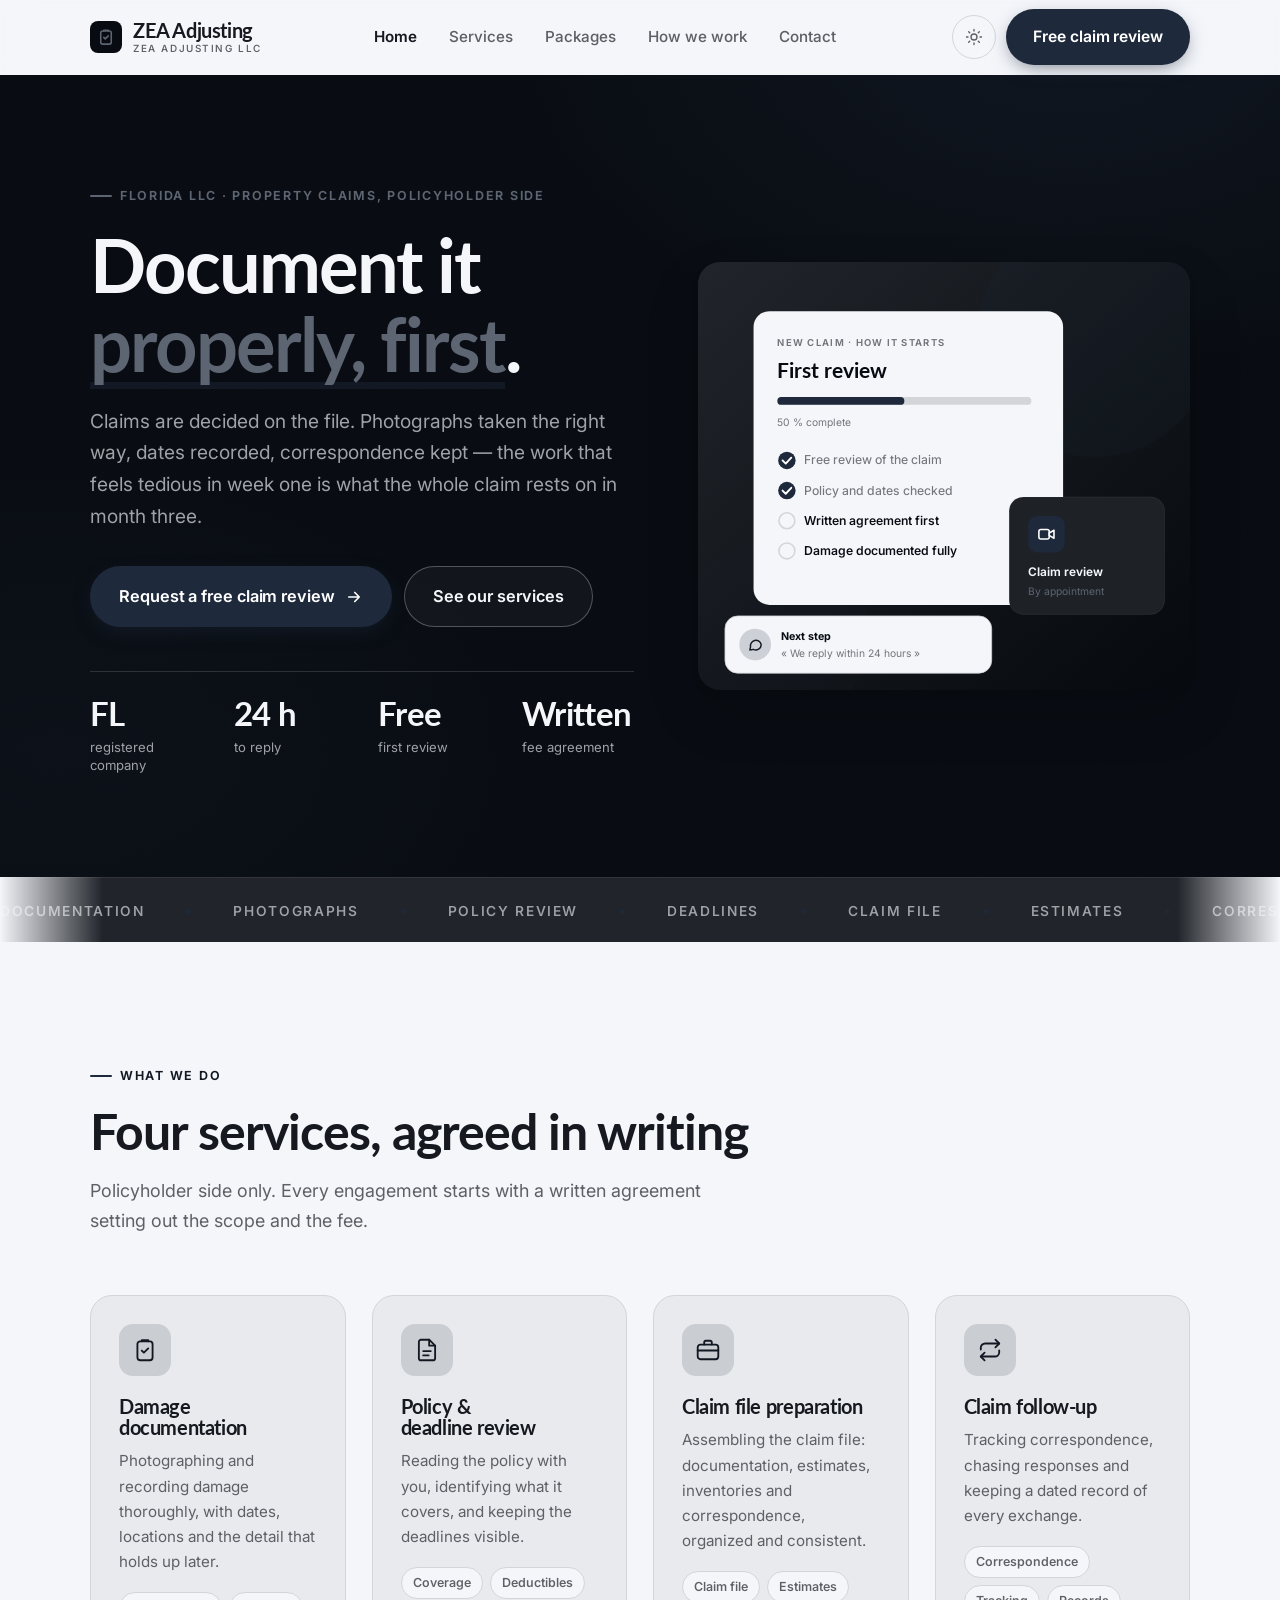
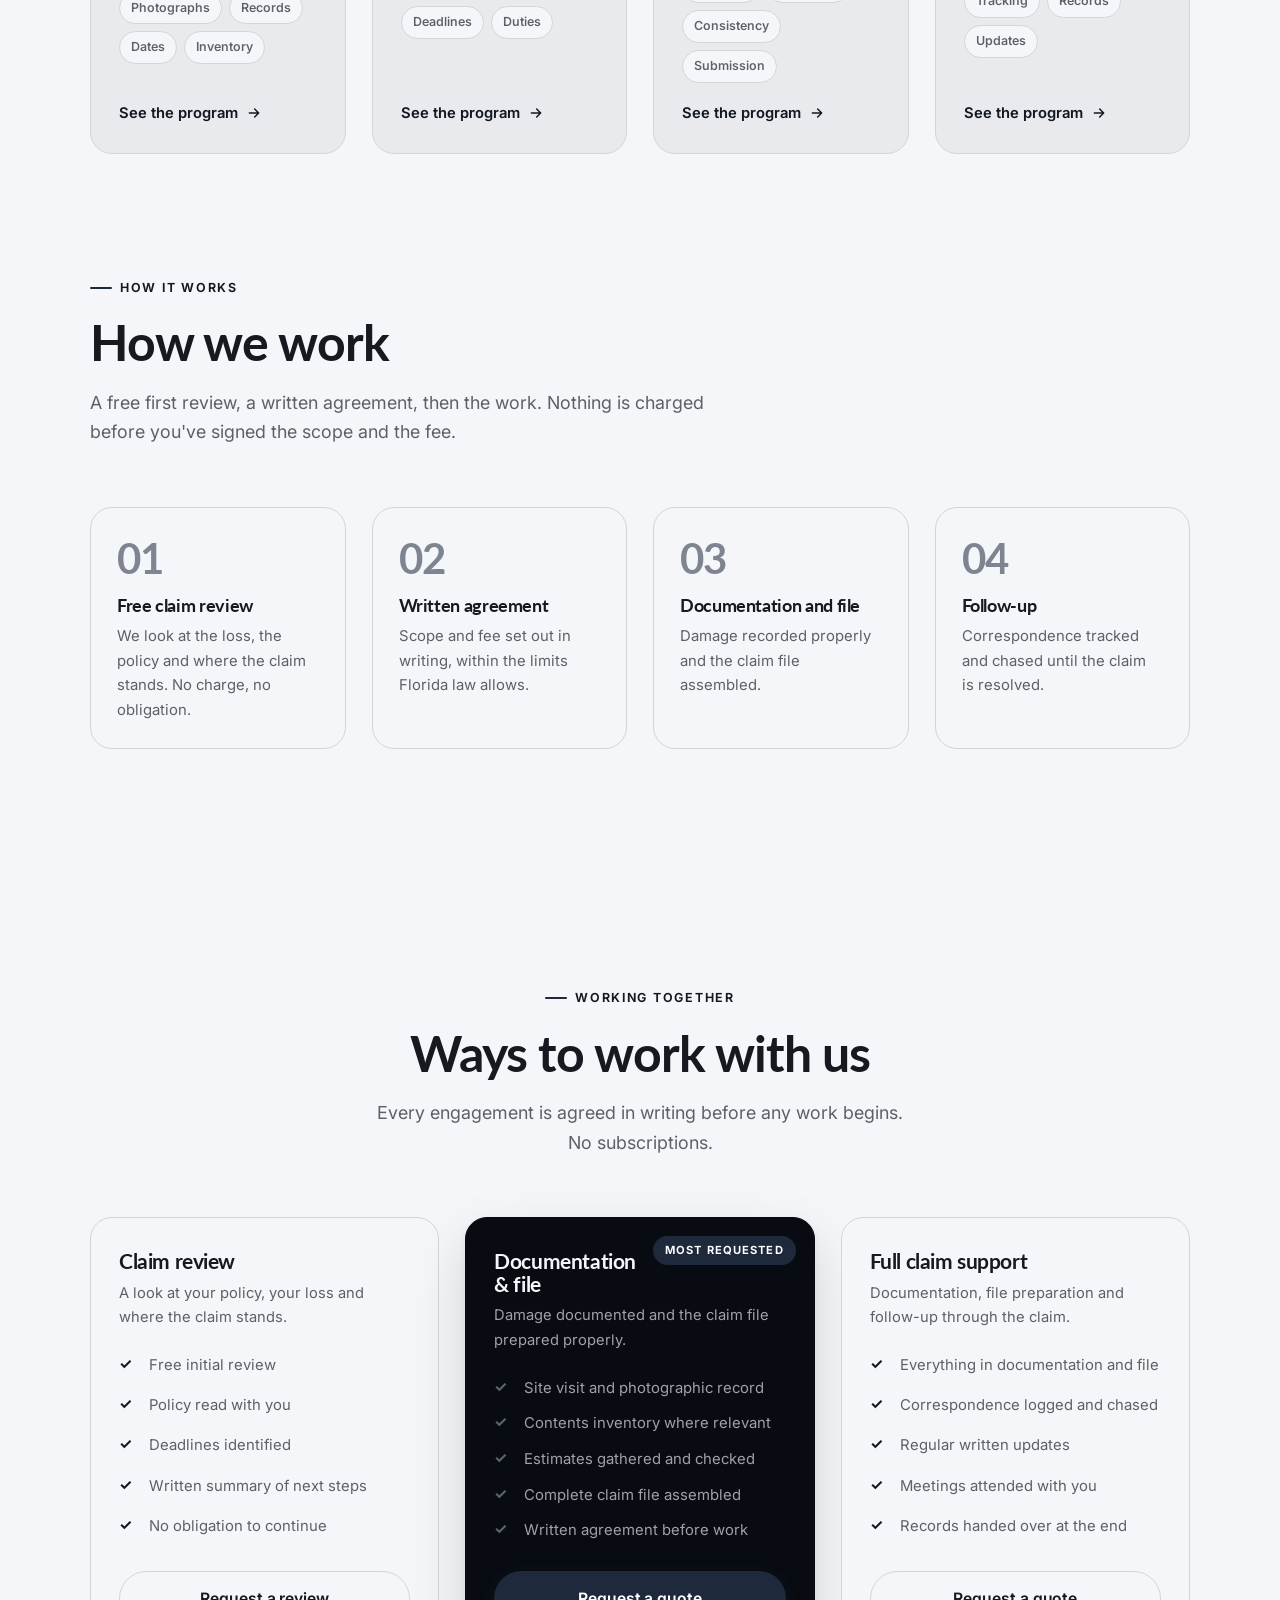
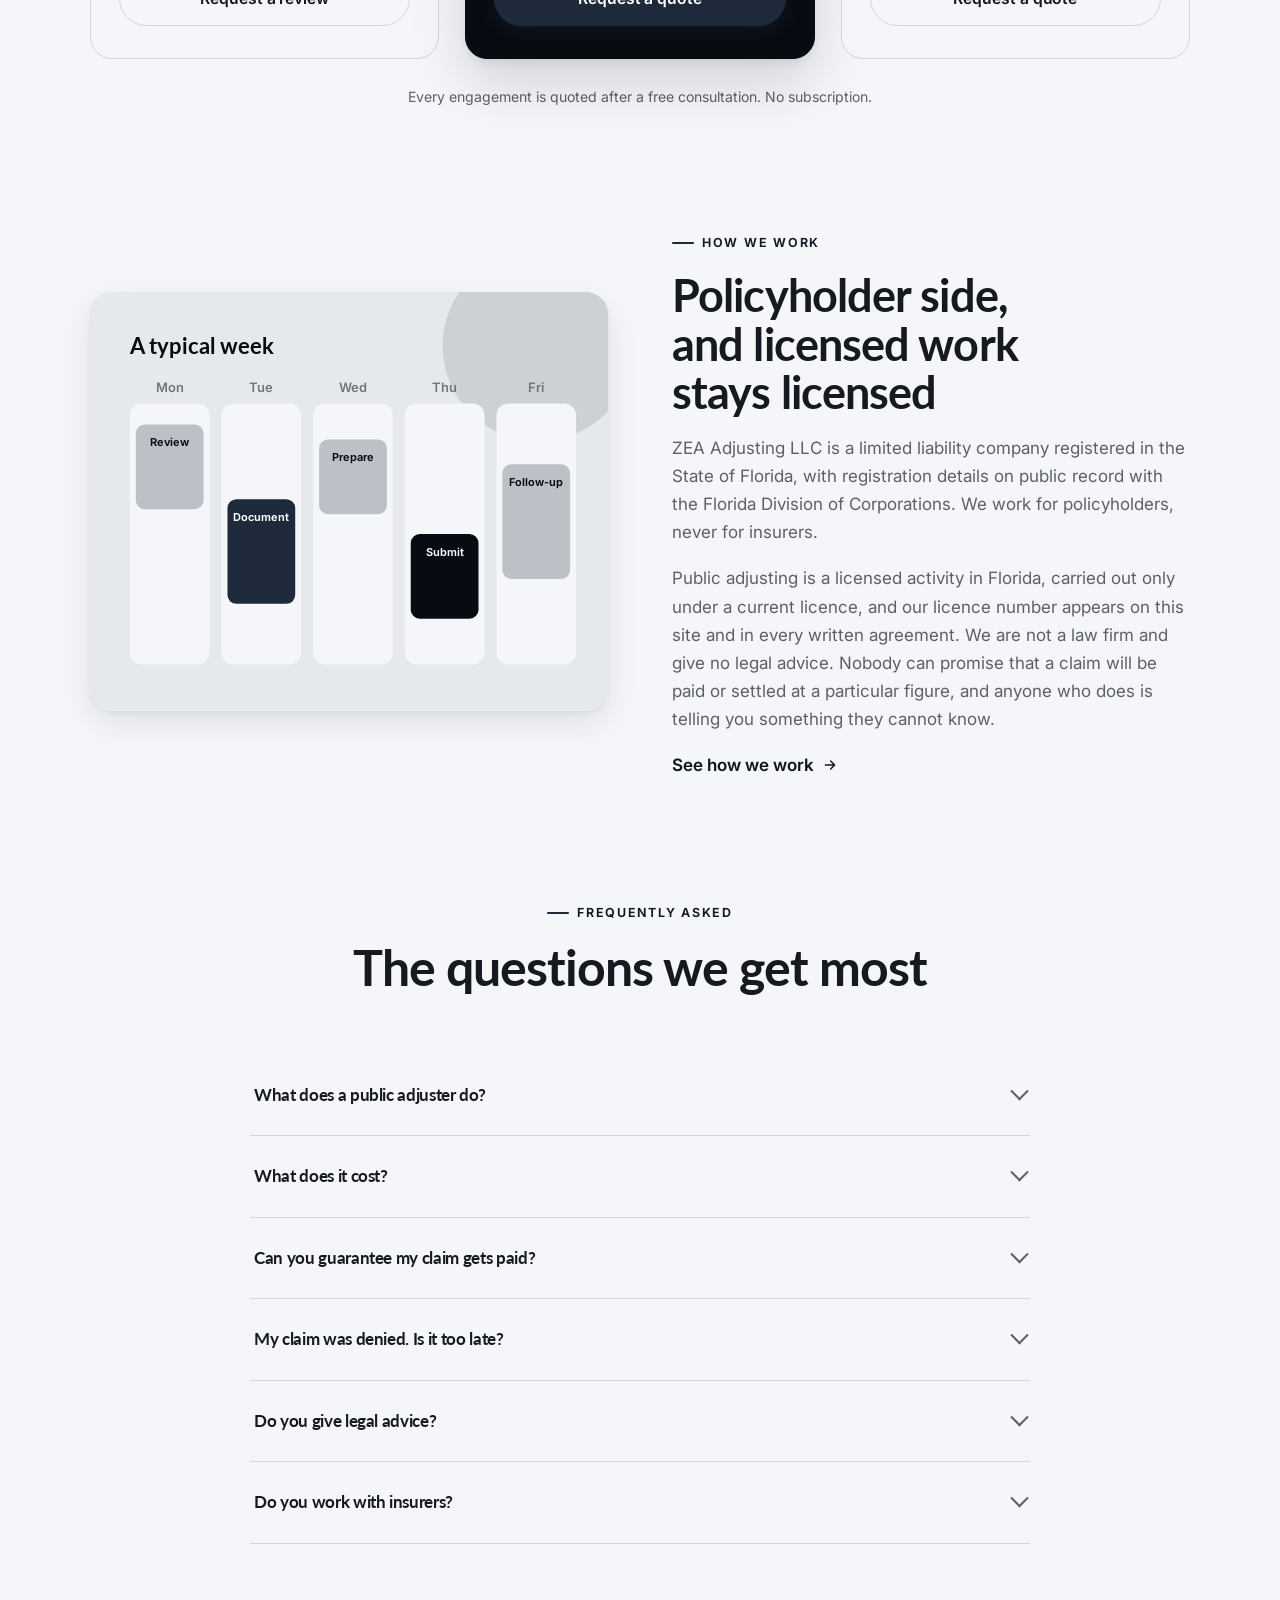
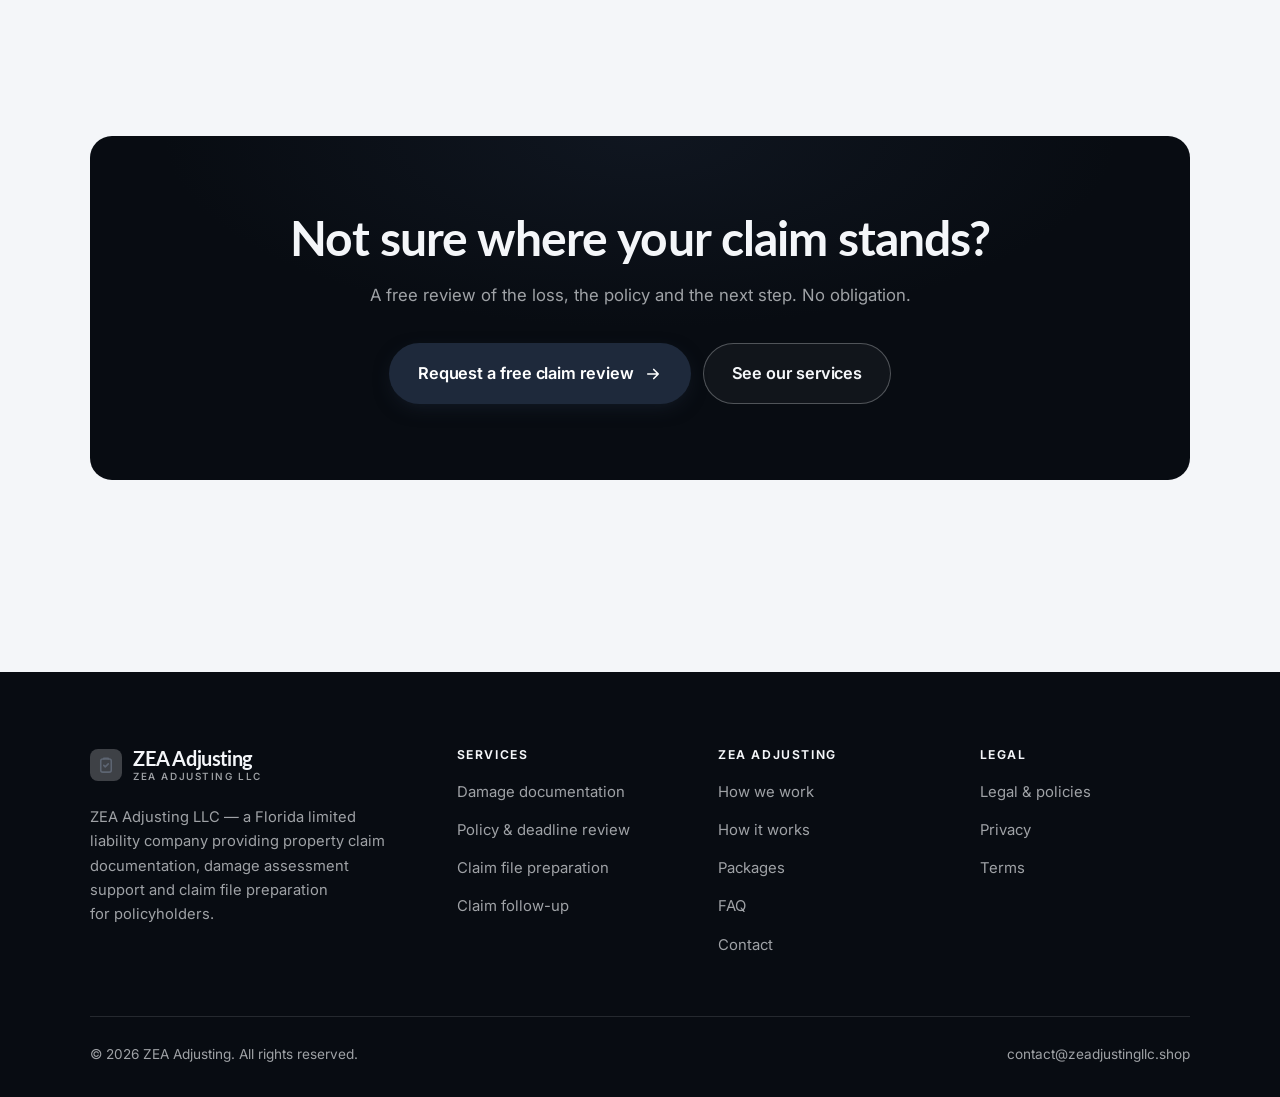
<file: index.html>
<!DOCTYPE html>
<html lang="en" class="no-js">
<head>
<meta charset="utf-8">
<meta name="viewport" content="width=device-width, initial-scale=1">
<title>ZEA Adjusting LLC — property claim documentation and support</title>
<meta name="description" content="ZEA Adjusting LLC, a Florida company helping policyholders document property damage, prepare a complete claim file and keep a claim moving.">
<link rel="canonical" href="https://zeadjustingllc.shop/">

<meta property="og:type" content="website">
<meta property="og:url" content="https://zeadjustingllc.shop/">
<meta property="og:site_name" content="ZEA Adjusting">
<meta property="og:locale" content="en_US">
<meta property="og:title" content="ZEA Adjusting LLC — property claim documentation and support">
<meta property="og:description" content="ZEA Adjusting LLC, a Florida company helping policyholders document property damage, prepare a complete claim file and keep a claim moving.">
<meta name="theme-color" content="#080c12">

<link rel="icon" href="assets/img/favicon.svg" type="image/svg+xml">
<link rel="preconnect" href="https://fonts.googleapis.com">
<link rel="preconnect" href="https://fonts.gstatic.com" crossorigin>
<link rel="stylesheet" href="https://fonts.googleapis.com/css2?family=Lato:wght@400;700&family=Inter:wght@400..700&display=swap">
<link rel="stylesheet" href="assets/css/style.css">

<!-- Thème appliqué avant le premier rendu (évite le flash) -->
<script>
document.documentElement.classList.remove('no-js');
(function(){try{var t=localStorage.getItem('site-theme');if(t){document.documentElement.setAttribute('data-theme',t);}}catch(e){}})();
</script>
<script type="application/ld+json">
{
  "@context": "https://schema.org",
  "@type": "Organization",
  "name": "ZEA Adjusting",
  "url": "https://zeadjustingllc.shop/",
  "email": "contact@zeadjustingllc.shop",
  "description": "ZEA Adjusting LLC, a Florida company helping policyholders document property damage, prepare a complete claim file and keep a claim moving.",
  "areaServed": "US",
  "knowsLanguage": "en"
}
</script>
</head>

<body>
<a class="skip-link" href="#main">Skip to main content</a>

<header class="site-header">
  <nav class="wrap nav" aria-label="Main navigation">
    <a class="brand" href="index.html">
      <svg class="brand__mark" viewBox="0 0 64 64" aria-hidden="true">
        <rect class="bm-bg" width="64" height="64" rx="16"/>
        <g class="bm-ic" transform="translate(14 14) scale(1.5)" fill="none" stroke-width="2.1" stroke-linecap="round" stroke-linejoin="round"><rect x="5" y="4" width="14" height="17.5" rx="2.5"/><path d="M9 4V3h6v1M9 12.5l2 2 4-4"/></g>
      </svg>
      <span>ZEA Adjusting<span class="brand__sub">ZEA Adjusting LLC</span></span>
    </a>

    <ul class="nav__links" id="nav-links">
      <li><a href="index.html" aria-current="page">Home</a></li>
      <li><a href="programs.html">Services</a></li>
      <li><a href="index.html#pricing">Packages</a></li>
      <li><a href="about.html">How we work</a></li>
      <li><a href="contact.html">Contact</a></li>
      <li><a class="btn btn--primary" href="contact.html">Free claim review</a></li>
    </ul>

    <div class="nav__cta">
      <button class="theme-toggle" type="button" aria-label="Switch to dark theme">
        <svg class="icon-sun" viewBox="0 0 24 24" fill="none" stroke="currentColor" stroke-width="1.8" stroke-linecap="round" aria-hidden="true"><circle cx="12" cy="12" r="4"/><path d="M12 2v2m0 16v2M2 12h2m16 0h2M4.9 4.9l1.4 1.4m11.4 11.4 1.4 1.4M19.1 4.9l-1.4 1.4M6.3 17.7l-1.4 1.4"/></svg>
        <svg class="icon-moon" viewBox="0 0 24 24" fill="none" stroke="currentColor" stroke-width="1.8" stroke-linecap="round" stroke-linejoin="round" aria-hidden="true"><path d="M21 12.8A9 9 0 1 1 11.2 3a7 7 0 0 0 9.8 9.8z"/></svg>
      </button>
      <a class="btn btn--primary" href="contact.html">Free claim review</a>
      <button class="nav__toggle" type="button" aria-expanded="false" aria-controls="nav-links" aria-label="Open menu">
        <svg class="icon-open" viewBox="0 0 24 24" fill="none" stroke="currentColor" stroke-width="2" stroke-linecap="round" aria-hidden="true"><path d="M3 6h18M3 12h18M3 18h18"/></svg>
        <svg class="icon-close" viewBox="0 0 24 24" fill="none" stroke="currentColor" stroke-width="2" stroke-linecap="round" aria-hidden="true"><path d="M6 6l12 12M18 6L6 18"/></svg>
      </button>
    </div>
  </nav>
</header>

<main id="main">

<section class="hero">
  <div class="wrap hero__inner">
    <div>
      <span class="eyebrow hero__eyebrow">Florida LLC · Property claims, policyholder side</span>
      <h1>Document it<br> <em>properly, first</em>.</h1>
      <p class="hero__lede">Claims are decided on the file. Photographs taken the right way, dates recorded, correspondence kept — the work that feels tedious in week one is what the whole claim rests on in month three.</p>

      <div class="hero__actions">
        <a class="btn btn--primary btn--lg" href="contact.html">Request a free claim review <svg viewBox="0 0 24 24" fill="none" stroke="currentColor" stroke-width="2.2" stroke-linecap="round" stroke-linejoin="round" aria-hidden="true"><path d="M5 12h14M13 6l6 6-6 6"/></svg></a>
        <a class="btn btn--on-dark btn--lg" href="programs.html">See our services</a>
      </div>

      <ul class="hero__proof">
        <li><span class="stat__num">FL</span><span class="stat__label">registered company</span></li>
        <li><span class="stat__num">24 h</span><span class="stat__label">to reply</span></li>
        <li><span class="stat__num">Free</span><span class="stat__label">first review</span></li>
        <li><span class="stat__num">Written</span><span class="stat__label">fee agreement</span></li>
      </ul>
    </div>

    <div class="hero__art">
      <svg viewBox="0 0 620 540" role="img" aria-label="How a first claim review with ZEA Adjusting works, from free review to written agreement.">
        <defs>
          <linearGradient id="hbg" x1="0" y1="0" x2="1" y2="1">
            <stop offset="0" stop-color="#21242a"/><stop offset="1" stop-color="#060a0e"/>
          </linearGradient>
        </defs>
        <rect width="620" height="540" rx="22" fill="url(#hbg)"/>
        <circle cx="500" cy="96" r="150" fill="#1e293b" opacity=".16"/>
        <circle cx="96" cy="470" r="120" fill="#1e293b" opacity=".08"/>

        <g style="font-family: var(--font-body)">
          <!-- Carte programme -->
          <rect x="70" y="62" width="390" height="370" rx="20" fill="#f4f6f9"/>
          <text x="100" y="106" font-size="12" font-weight="650" letter-spacing="1.6" fill="#72757a">NEW CLAIM · HOW IT STARTS</text>
          <text x="100" y="146" font-size="27" font-weight="700" fill="#080c12" style="font-family: var(--font-display)">First review</text>
          <rect x="100" y="170" width="320" height="10" rx="5" fill="#d3d5d9"/>
          <rect x="100" y="170" width="160" height="10" rx="5" fill="#1e293b"/>
          <text x="100" y="206" font-size="13" fill="#72757a">50 % complete</text>
          <circle cx="112" cy="250" r="11" fill="#1e293b"/><path d="M106.5 250l4 4 7-7.5" fill="none" stroke="#ffffff" stroke-width="2.4" stroke-linecap="round" stroke-linejoin="round"/><text x="134" y="255" font-size="15.5" fill="#72757a" font-weight="450">Free review of the claim</text>
          <circle cx="112" cy="288" r="11" fill="#1e293b"/><path d="M106.5 288l4 4 7-7.5" fill="none" stroke="#ffffff" stroke-width="2.4" stroke-linecap="round" stroke-linejoin="round"/><text x="134" y="293" font-size="15.5" fill="#72757a" font-weight="450">Policy and dates checked</text>
          <circle cx="112" cy="326" r="10" fill="none" stroke="#d3d5d9" stroke-width="2"/><text x="134" y="331" font-size="15.5" fill="#080c12" font-weight="560">Written agreement first</text>
          <circle cx="112" cy="364" r="10" fill="none" stroke="#d3d5d9" stroke-width="2"/><text x="134" y="369" font-size="15.5" fill="#080c12" font-weight="560">Damage documented fully</text>

          <!-- Carte séance -->
          <rect x="392" y="296" width="196" height="148" rx="18" fill="#1e2227" stroke="#ffffff" stroke-opacity=".08"/>
          <rect x="416" y="320" width="46" height="46" rx="12" fill="#1e293b"/>
          <g transform="translate(427 331)" fill="none" stroke="#ffffff" color="#ffffff" stroke-width="2" stroke-linecap="round" stroke-linejoin="round"><rect x="2.5" y="6" width="13" height="12" rx="2.5"/><path d="M15.5 10.5 21.5 7v10l-6-3.5z"/></g>
          <text x="416" y="396" font-size="15" font-weight="650" fill="#f4f6f9">Claim review</text>
          <text x="416" y="420" font-size="13" fill="#5d6572">By appointment</text>

          <!-- Retour du coach -->
          <rect x="34" y="446" width="336" height="72" rx="16" fill="#f4f6f9" stroke="#d3d5d9"/>
          <circle cx="72" cy="482" r="20" fill="#cdd1d7"/>
          <g transform="translate(62 472) scale(.84)" fill="none" stroke="#141b26" stroke-width="2.2" stroke-linecap="round" stroke-linejoin="round"><path d="M21 12a8 8 0 0 1-11.6 7.1L4 20l1-4.6A8 8 0 1 1 21 12z"/></g>
          <text x="104" y="476" font-size="13.5" font-weight="700" fill="#080c12">Next step</text>
          <text x="104" y="498" font-size="13" fill="#72757a">« We reply within 24 hours »</text>
        </g>
      </svg>
    </div>
  </div>
</section>

<div class="marquee" aria-hidden="true">
  <div class="marquee__track"><span>Documentation</span><span>Photographs</span><span>Policy review</span><span>Deadlines</span><span>Claim file</span><span>Estimates</span><span>Correspondence</span><span>Records</span><span>Inspections</span><span>Follow-up</span><span>Documentation</span><span>Photographs</span><span>Policy review</span><span>Deadlines</span><span>Claim file</span><span>Estimates</span><span>Correspondence</span><span>Records</span><span>Inspections</span><span>Follow-up</span></div>
</div>

<section class="section wrap" id="programs">
  <div class="section-head reveal">
    <span class="eyebrow">What we do</span>
    <h2>Four services, agreed in writing</h2>
    <p>Policyholder side only. Every engagement starts with a written agreement setting out the scope and the fee.</p>
  </div>
  <div class="grid grid--4 reveal-group">
    <a class="card" href="programs.html#documentation">
      <div class="card__icon"><svg viewBox="0 0 24 24" fill="none" stroke="currentColor" stroke-width="1.7" stroke-linecap="round" stroke-linejoin="round" aria-hidden="true"><rect x="5" y="4" width="14" height="17.5" rx="2.5"/><path d="M9 4V3h6v1M9 12.5l2 2 4-4"/></svg></div>
      <h3>Damage documentation</h3>
      <p>Photographing and recording damage thoroughly, with dates, locations and the detail that holds up later.</p>
      <ul class="tags"><li>Photographs</li><li>Records</li><li>Dates</li><li>Inventory</li></ul>
      <span class="arrow-link">See the program <svg viewBox="0 0 24 24" fill="none" stroke="currentColor" stroke-width="2.2" stroke-linecap="round" stroke-linejoin="round" aria-hidden="true"><path d="M5 12h14M13 6l6 6-6 6"/></svg></span>
    </a>
    <a class="card" href="programs.html#policy">
      <div class="card__icon"><svg viewBox="0 0 24 24" fill="none" stroke="currentColor" stroke-width="1.7" stroke-linecap="round" stroke-linejoin="round" aria-hidden="true"><path d="M14 2.5H6.5A2 2 0 0 0 4.5 4.5v15a2 2 0 0 0 2 2h11a2 2 0 0 0 2-2V8z"/><path d="M14 2.5V8h5.5M8.5 13h7M8.5 17h5"/></svg></div>
      <h3>Policy &amp; deadline review</h3>
      <p>Reading the policy with you, identifying what it covers, and keeping the deadlines visible.</p>
      <ul class="tags"><li>Coverage</li><li>Deductibles</li><li>Deadlines</li><li>Duties</li></ul>
      <span class="arrow-link">See the program <svg viewBox="0 0 24 24" fill="none" stroke="currentColor" stroke-width="2.2" stroke-linecap="round" stroke-linejoin="round" aria-hidden="true"><path d="M5 12h14M13 6l6 6-6 6"/></svg></span>
    </a>
    <a class="card" href="programs.html#file">
      <div class="card__icon"><svg viewBox="0 0 24 24" fill="none" stroke="currentColor" stroke-width="1.7" stroke-linecap="round" stroke-linejoin="round" aria-hidden="true"><rect x="2.5" y="7" width="19" height="13.5" rx="2.5"/><path d="M8.5 7V5a1.5 1.5 0 0 1 1.5-1.5h4A1.5 1.5 0 0 1 15.5 5v2M2.5 12.5h19"/></svg></div>
      <h3>Claim file preparation</h3>
      <p>Assembling the claim file: documentation, estimates, inventories and correspondence, organized and consistent.</p>
      <ul class="tags"><li>Claim file</li><li>Estimates</li><li>Consistency</li><li>Submission</li></ul>
      <span class="arrow-link">See the program <svg viewBox="0 0 24 24" fill="none" stroke="currentColor" stroke-width="2.2" stroke-linecap="round" stroke-linejoin="round" aria-hidden="true"><path d="M5 12h14M13 6l6 6-6 6"/></svg></span>
    </a>
    <a class="card" href="programs.html#followup">
      <div class="card__icon"><svg viewBox="0 0 24 24" fill="none" stroke="currentColor" stroke-width="1.7" stroke-linecap="round" stroke-linejoin="round" aria-hidden="true"><path d="M17 2.5l3.5 3.5L17 9.5"/><path d="M3.5 11.5V10A4 4 0 0 1 7.5 6h13M7 21.5 3.5 18 7 14.5"/><path d="M20.5 12.5V14a4 4 0 0 1-4 4h-13"/></svg></div>
      <h3>Claim follow-up</h3>
      <p>Tracking correspondence, chasing responses and keeping a dated record of every exchange.</p>
      <ul class="tags"><li>Correspondence</li><li>Tracking</li><li>Records</li><li>Updates</li></ul>
      <span class="arrow-link">See the program <svg viewBox="0 0 24 24" fill="none" stroke="currentColor" stroke-width="2.2" stroke-linecap="round" stroke-linejoin="round" aria-hidden="true"><path d="M5 12h14M13 6l6 6-6 6"/></svg></span>
    </a>
  </div>
</section>

<section class="section section--flush wrap" id="how-it-works">
  <div class="section-head reveal">
    <span class="eyebrow">How it works</span>
    <h2>How we work</h2>
    <p>A free first review, a written agreement, then the work. Nothing is charged before you've signed the scope and the fee.</p>
  </div>
  <div class="grid grid--4 steps reveal-group">
    <article class="step">
      <h3>Free claim review</h3>
      <p>We look at the loss, the policy and where the claim stands. No charge, no obligation.</p>
    </article>
    <article class="step">
      <h3>Written agreement</h3>
      <p>Scope and fee set out in writing, within the limits Florida law allows.</p>
    </article>
    <article class="step">
      <h3>Documentation and file</h3>
      <p>Damage recorded properly and the claim file assembled.</p>
    </article>
    <article class="step">
      <h3>Follow-up</h3>
      <p>Correspondence tracked and chased until the claim is resolved.</p>
    </article>
  </div>
</section>

<section class="section wrap" id="pricing">
  <div class="section-head section-head--center reveal">
    <span class="eyebrow">Working together</span>
    <h2>Ways to work with us</h2>
    <p>Every engagement is agreed in writing before any work begins. No subscriptions.</p>
  </div>
  <div class="grid grid--3 plans reveal-group">
    <article class="plan">
      
      <h3>Claim review</h3>
      <p class="plan__desc">A look at your policy, your loss and where the claim stands.</p>
      
      <ul class="plan__features">
        <li>Free initial review</li>
        <li>Policy read with you</li>
        <li>Deadlines identified</li>
        <li>Written summary of next steps</li>
        <li>No obligation to continue</li>
      </ul>
      <a class="btn btn--ghost btn--block" href="contact.html">Request a review</a>
    </article>
    <article class="plan plan--featured">
      <span class="plan__tag">Most requested</span>
      <h3>Documentation &amp; file</h3>
      <p class="plan__desc">Damage documented and the claim file prepared properly.</p>
      
      <ul class="plan__features">
        <li>Site visit and photographic record</li>
        <li>Contents inventory where relevant</li>
        <li>Estimates gathered and checked</li>
        <li>Complete claim file assembled</li>
        <li>Written agreement before work</li>
      </ul>
      <a class="btn btn--primary btn--block" href="contact.html">Request a quote</a>
    </article>
    <article class="plan">
      
      <h3>Full claim support</h3>
      <p class="plan__desc">Documentation, file preparation and follow-up through the claim.</p>
      
      <ul class="plan__features">
        <li>Everything in documentation and file</li>
        <li>Correspondence logged and chased</li>
        <li>Regular written updates</li>
        <li>Meetings attended with you</li>
        <li>Records handed over at the end</li>
      </ul>
      <a class="btn btn--ghost btn--block" href="contact.html">Request a quote</a>
    </article>
  </div>
  <p class="plans-note">Every engagement is quoted after a free consultation. No subscription.</p>
</section>

<section class="section section--flush wrap">
  <div class="split reveal">
    <div class="split__art">
      <svg viewBox="0 0 520 420" role="img" aria-label="Example of a typical week: Review, Document, Prepare, Submit, Follow-up.">
        <rect width="520" height="420" rx="20" fill="#e5e8ec"/>
        <circle cx="450" cy="54" r="96" fill="#1e293b" opacity=".12"/>
        <g style="font-family: var(--font-body)">
        <text x="40" y="62" font-size="22" font-weight="700" fill="#080c12" style="font-family: var(--font-display)">A typical week</text>
        <text x="80" y="100" text-anchor="middle" font-size="13" font-weight="600" fill="#72757a">Mon</text>
        <rect x="40" y="112" width="80" height="262" rx="12" fill="#f4f6f9"/>
        <rect x="46" y="133" width="68" height="85" rx="9" fill="#bcc1c8"/>
        <text x="80" y="155" text-anchor="middle" font-size="11" font-weight="650" fill="#080c12">Review</text>
        <text x="172" y="100" text-anchor="middle" font-size="13" font-weight="600" fill="#72757a">Tue</text>
        <rect x="132" y="112" width="80" height="262" rx="12" fill="#f4f6f9"/>
        <rect x="138" y="208" width="68" height="105" rx="9" fill="#1e293b"/>
        <text x="172" y="230" text-anchor="middle" font-size="11" font-weight="650" fill="#ffffff">Document</text>
        <text x="264" y="100" text-anchor="middle" font-size="13" font-weight="600" fill="#72757a">Wed</text>
        <rect x="224" y="112" width="80" height="262" rx="12" fill="#f4f6f9"/>
        <rect x="230" y="148" width="68" height="75" rx="9" fill="#bcc1c8"/>
        <text x="264" y="170" text-anchor="middle" font-size="11" font-weight="650" fill="#080c12">Prepare</text>
        <text x="356" y="100" text-anchor="middle" font-size="13" font-weight="600" fill="#72757a">Thu</text>
        <rect x="316" y="112" width="80" height="262" rx="12" fill="#f4f6f9"/>
        <rect x="322" y="243" width="68" height="85" rx="9" fill="#080c12"/>
        <text x="356" y="265" text-anchor="middle" font-size="11" font-weight="650" fill="#f4f6f9">Submit</text>
        <text x="448" y="100" text-anchor="middle" font-size="13" font-weight="600" fill="#72757a">Fri</text>
        <rect x="408" y="112" width="80" height="262" rx="12" fill="#f4f6f9"/>
        <rect x="414" y="173" width="68" height="115" rx="9" fill="#bcc1c8"/>
        <text x="448" y="195" text-anchor="middle" font-size="11" font-weight="650" fill="#080c12">Follow-up</text>
        </g>
      </svg>
    </div>
    <div>
      <span class="eyebrow">How we work</span>
      <h2>Policyholder side, and licensed work stays licensed</h2>
      <p>ZEA Adjusting LLC is a limited liability company registered in the State of Florida, with registration details on public record with the Florida Division of Corporations. We work for policyholders, never for insurers.</p>
      <p>Public adjusting is a licensed activity in Florida, carried out only under a current licence, and our licence number appears on this site and in every written agreement. We are not a law firm and give no legal advice. Nobody can promise that a claim will be paid or settled at a particular figure, and anyone who does is telling you something they cannot know.</p>
      <p><a class="arrow-link" href="about.html">See how we work <svg viewBox="0 0 24 24" fill="none" stroke="currentColor" stroke-width="2.2" stroke-linecap="round" stroke-linejoin="round" aria-hidden="true"><path d="M5 12h14M13 6l6 6-6 6"/></svg></a></p>
    </div>
  </div>
</section>

<section class="section section--flush wrap" id="faq">
  <div class="section-head section-head--center reveal">
    <span class="eyebrow">Frequently asked</span>
    <h2>The questions we get most</h2>
  </div>
  <div class="faq reveal">
    <details>
      <summary>What does a public adjuster do?</summary>
      <p>Works for the policyholder rather than the insurer: documenting the loss, reading the policy, preparing the claim file and following the claim through. Licensing is required in Florida and our licence number is on this site.</p>
    </details>
    <details>
      <summary>What does it cost?</summary>
      <p>The fee is set out in a written agreement before any work starts, within the limits Florida law sets. You will never be charged for the initial review.</p>
    </details>
    <details>
      <summary>Can you guarantee my claim gets paid?</summary>
      <p>No, and nobody honest will. We can make sure the file is complete, consistent and submitted on time, which is what we control.</p>
    </details>
    <details>
      <summary>My claim was denied. Is it too late?</summary>
      <p>It depends on the policy and the deadlines involved. Send us the denial and the policy, and we'll tell you honestly whether there's anything to do.</p>
    </details>
    <details>
      <summary>Do you give legal advice?</summary>
      <p>No. We are not a law firm. If a claim reaches a point where legal advice is needed, we'll say so and you can engage an attorney.</p>
    </details>
    <details>
      <summary>Do you work with insurers?</summary>
      <p>No. We work for policyholders only.</p>
    </details>
  </div>
</section>

<section class="wrap section--tight">
  <div class="cta-band reveal">
    <h2>Not sure where your claim stands?</h2>
    <p>A free review of the loss, the policy and the next step. No obligation.</p>
    <div class="hero__actions">
      <a class="btn btn--primary btn--lg" href="contact.html">Request a free claim review <svg viewBox="0 0 24 24" fill="none" stroke="currentColor" stroke-width="2.2" stroke-linecap="round" stroke-linejoin="round" aria-hidden="true"><path d="M5 12h14M13 6l6 6-6 6"/></svg></a>
      <a class="btn btn--on-dark btn--lg" href="programs.html">See our services</a>
    </div>
  </div>
</section>

</main>

<footer class="site-footer">
  <div class="wrap">
    <div class="footer__grid">
      <div class="footer__brand">
        <a class="brand" href="index.html">
          <svg class="brand__mark" viewBox="0 0 64 64" aria-hidden="true">
        <rect class="bm-bg" width="64" height="64" rx="16"/>
        <g class="bm-ic" transform="translate(14 14) scale(1.5)" fill="none" stroke-width="2.1" stroke-linecap="round" stroke-linejoin="round"><rect x="5" y="4" width="14" height="17.5" rx="2.5"/><path d="M9 4V3h6v1M9 12.5l2 2 4-4"/></g>
      </svg>
          <span>ZEA Adjusting<span class="brand__sub">ZEA Adjusting LLC</span></span>
        </a>
        <p>ZEA Adjusting LLC — a Florida limited liability company providing property claim documentation, damage assessment support and claim file preparation for policyholders.</p>
      </div>

      <div class="footer__col">
        <h4>Services</h4>
        <ul>
          <li><a href="programs.html#documentation">Damage documentation</a></li>
          <li><a href="programs.html#policy">Policy &amp; deadline review</a></li>
          <li><a href="programs.html#file">Claim file preparation</a></li>
          <li><a href="programs.html#followup">Claim follow-up</a></li>
        </ul>
      </div>

      <div class="footer__col">
        <h4>ZEA Adjusting</h4>
        <ul>
          <li><a href="about.html">How we work</a></li>
          <li><a href="index.html#how-it-works">How it works</a></li>
          <li><a href="index.html#pricing">Packages</a></li>
          <li><a href="index.html#faq">FAQ</a></li>
          <li><a href="contact.html">Contact</a></li>
        </ul>
      </div>

      <div class="footer__col">
        <h4>Legal</h4>
        <ul>
          <li><a href="legal.html">Legal &amp; policies</a></li>
          <li><a href="legal.html#privacy">Privacy</a></li>
          <li><a href="legal.html#terms">Terms</a></li>
        </ul>
      </div>
    </div>

    <div class="footer__bottom">
      <p>© <span data-year>2026</span> ZEA Adjusting. All rights reserved.</p>
      <p><a href="mailto:contact@zeadjustingllc.shop">contact@zeadjustingllc.shop</a></p>
    </div>
  </div>
</footer>

<script src="assets/js/main.js" defer></script>
</body>
</html>
</file>
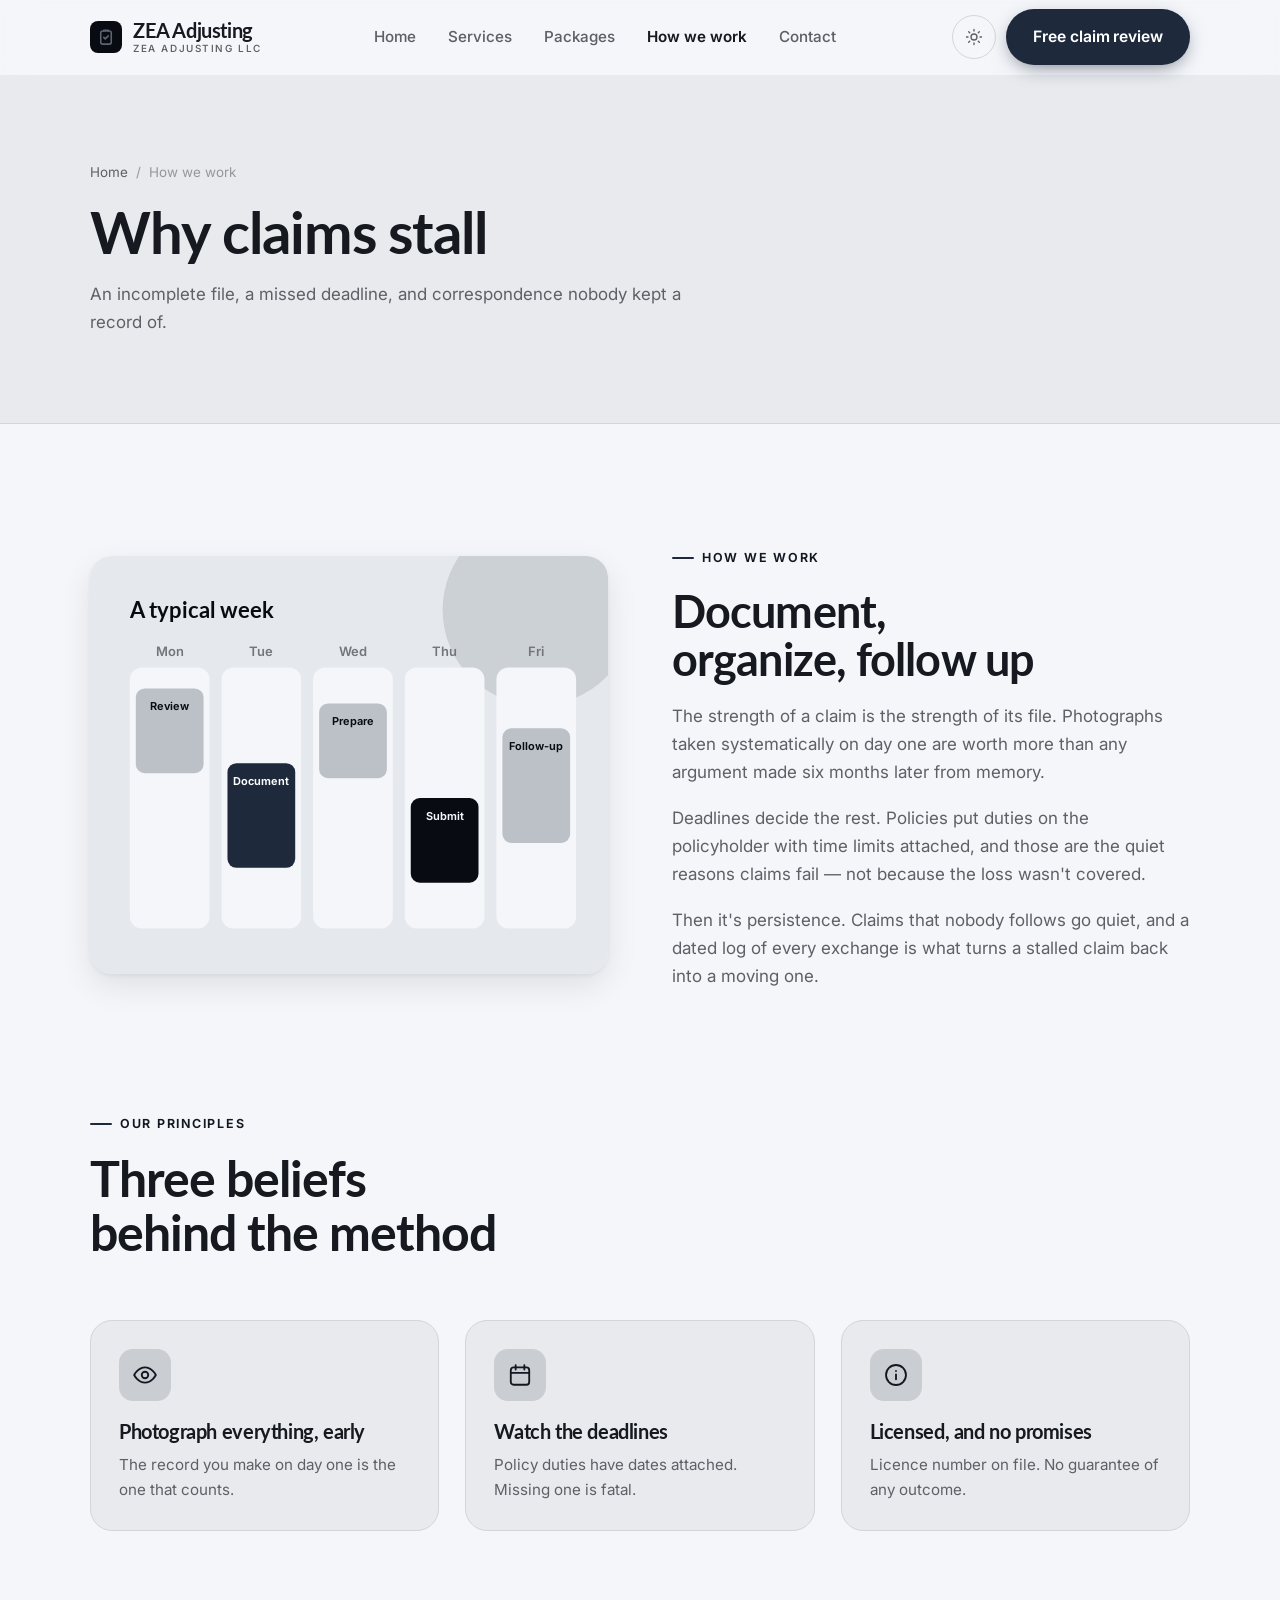
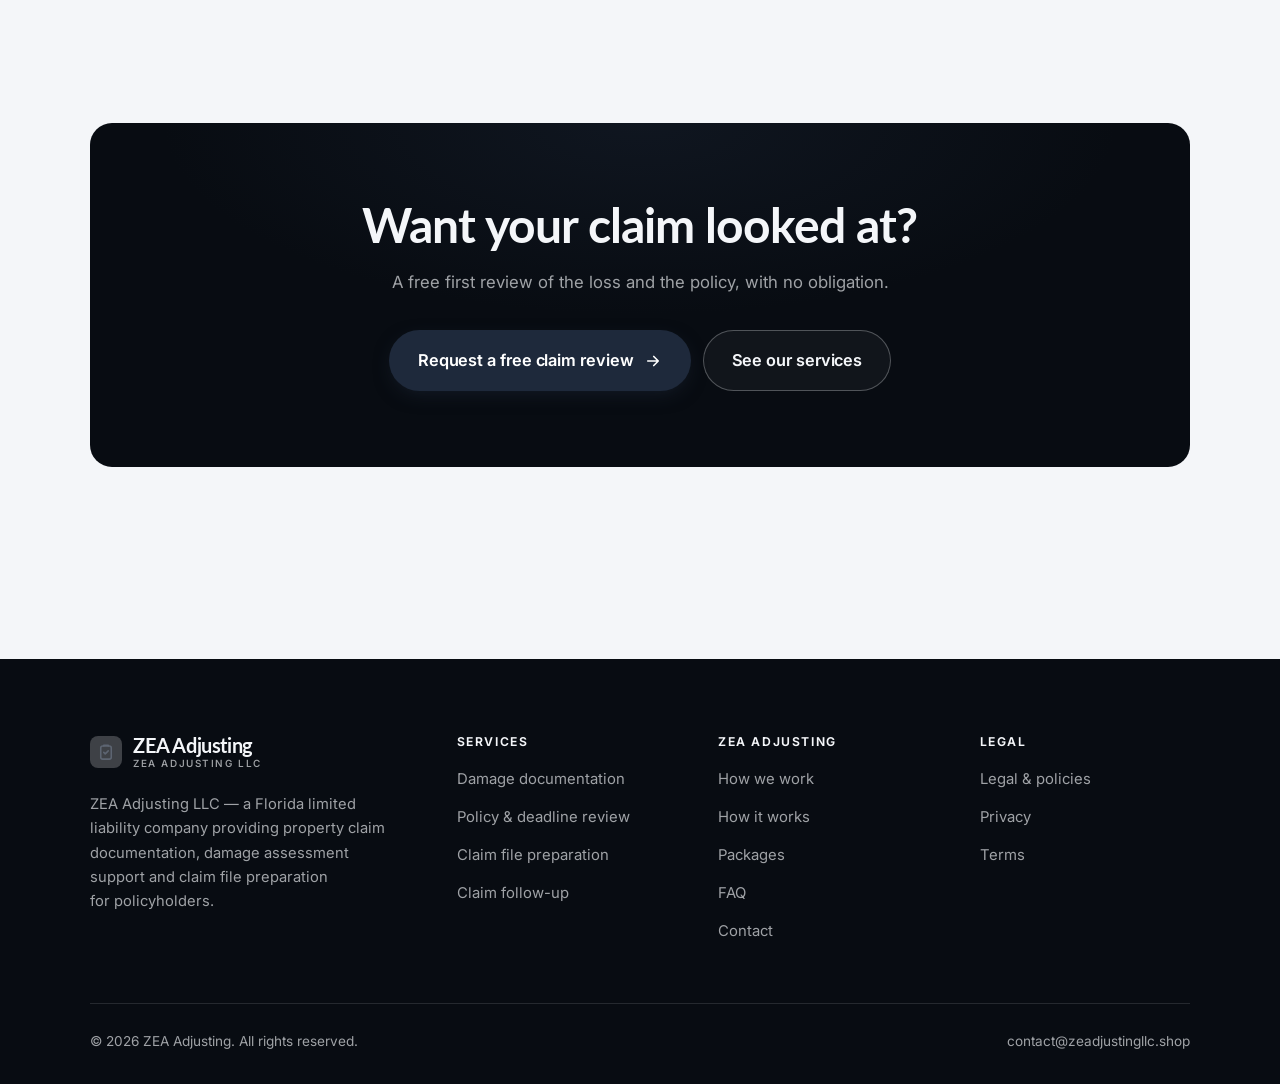
<file: about.html>
<!DOCTYPE html>
<html lang="en" class="no-js">
<head>
<meta charset="utf-8">
<meta name="viewport" content="width=device-width, initial-scale=1">
<title>How we work — ZEA Adjusting</title>
<meta name="description" content="About ZEA Adjusting LLC, a Florida limited liability company providing property claim support to policyholders.">
<link rel="canonical" href="https://zeadjustingllc.shop/about.html">

<meta property="og:type" content="website">
<meta property="og:url" content="https://zeadjustingllc.shop/about.html">
<meta property="og:site_name" content="ZEA Adjusting">
<meta property="og:locale" content="en_US">
<meta property="og:title" content="How we work — ZEA Adjusting">
<meta property="og:description" content="About ZEA Adjusting LLC, a Florida limited liability company providing property claim support to policyholders.">
<meta name="theme-color" content="#080c12">

<link rel="icon" href="assets/img/favicon.svg" type="image/svg+xml">
<link rel="preconnect" href="https://fonts.googleapis.com">
<link rel="preconnect" href="https://fonts.gstatic.com" crossorigin>
<link rel="stylesheet" href="https://fonts.googleapis.com/css2?family=Lato:wght@400;700&family=Inter:wght@400..700&display=swap">
<link rel="stylesheet" href="assets/css/style.css">

<!-- Thème appliqué avant le premier rendu (évite le flash) -->
<script>
document.documentElement.classList.remove('no-js');
(function(){try{var t=localStorage.getItem('site-theme');if(t){document.documentElement.setAttribute('data-theme',t);}}catch(e){}})();
</script>
</head>

<body>
<a class="skip-link" href="#main">Skip to main content</a>

<header class="site-header">
  <nav class="wrap nav" aria-label="Main navigation">
    <a class="brand" href="index.html">
      <svg class="brand__mark" viewBox="0 0 64 64" aria-hidden="true">
        <rect class="bm-bg" width="64" height="64" rx="16"/>
        <g class="bm-ic" transform="translate(14 14) scale(1.5)" fill="none" stroke-width="2.1" stroke-linecap="round" stroke-linejoin="round"><rect x="5" y="4" width="14" height="17.5" rx="2.5"/><path d="M9 4V3h6v1M9 12.5l2 2 4-4"/></g>
      </svg>
      <span>ZEA Adjusting<span class="brand__sub">ZEA Adjusting LLC</span></span>
    </a>

    <ul class="nav__links" id="nav-links">
      <li><a href="index.html">Home</a></li>
      <li><a href="programs.html">Services</a></li>
      <li><a href="index.html#pricing">Packages</a></li>
      <li><a href="about.html" aria-current="page">How we work</a></li>
      <li><a href="contact.html">Contact</a></li>
      <li><a class="btn btn--primary" href="contact.html">Free claim review</a></li>
    </ul>

    <div class="nav__cta">
      <button class="theme-toggle" type="button" aria-label="Switch to dark theme">
        <svg class="icon-sun" viewBox="0 0 24 24" fill="none" stroke="currentColor" stroke-width="1.8" stroke-linecap="round" aria-hidden="true"><circle cx="12" cy="12" r="4"/><path d="M12 2v2m0 16v2M2 12h2m16 0h2M4.9 4.9l1.4 1.4m11.4 11.4 1.4 1.4M19.1 4.9l-1.4 1.4M6.3 17.7l-1.4 1.4"/></svg>
        <svg class="icon-moon" viewBox="0 0 24 24" fill="none" stroke="currentColor" stroke-width="1.8" stroke-linecap="round" stroke-linejoin="round" aria-hidden="true"><path d="M21 12.8A9 9 0 1 1 11.2 3a7 7 0 0 0 9.8 9.8z"/></svg>
      </button>
      <a class="btn btn--primary" href="contact.html">Free claim review</a>
      <button class="nav__toggle" type="button" aria-expanded="false" aria-controls="nav-links" aria-label="Open menu">
        <svg class="icon-open" viewBox="0 0 24 24" fill="none" stroke="currentColor" stroke-width="2" stroke-linecap="round" aria-hidden="true"><path d="M3 6h18M3 12h18M3 18h18"/></svg>
        <svg class="icon-close" viewBox="0 0 24 24" fill="none" stroke="currentColor" stroke-width="2" stroke-linecap="round" aria-hidden="true"><path d="M6 6l12 12M18 6L6 18"/></svg>
      </button>
    </div>
  </nav>
</header>

<main id="main">

<section class="page-head">
  <div class="wrap">
    <nav class="breadcrumb" aria-label="Breadcrumb">
      <a href="index.html">Home</a><span>/</span><span aria-current="page">How we work</span>
    </nav>
    <h1>Why claims stall</h1>
    <p>An incomplete file, a missed deadline, and correspondence nobody kept a record of.</p>
  </div>
</section>

<section class="section wrap">
  <div class="split reveal">
    <div class="split__art">
      <svg viewBox="0 0 520 420" role="img" aria-label="Example of a typical week: Review, Document, Prepare, Submit, Follow-up.">
        <rect width="520" height="420" rx="20" fill="#e5e8ec"/>
        <circle cx="450" cy="54" r="96" fill="#1e293b" opacity=".12"/>
        <g style="font-family: var(--font-body)">
        <text x="40" y="62" font-size="22" font-weight="700" fill="#080c12" style="font-family: var(--font-display)">A typical week</text>
        <text x="80" y="100" text-anchor="middle" font-size="13" font-weight="600" fill="#72757a">Mon</text>
        <rect x="40" y="112" width="80" height="262" rx="12" fill="#f4f6f9"/>
        <rect x="46" y="133" width="68" height="85" rx="9" fill="#bcc1c8"/>
        <text x="80" y="155" text-anchor="middle" font-size="11" font-weight="650" fill="#080c12">Review</text>
        <text x="172" y="100" text-anchor="middle" font-size="13" font-weight="600" fill="#72757a">Tue</text>
        <rect x="132" y="112" width="80" height="262" rx="12" fill="#f4f6f9"/>
        <rect x="138" y="208" width="68" height="105" rx="9" fill="#1e293b"/>
        <text x="172" y="230" text-anchor="middle" font-size="11" font-weight="650" fill="#ffffff">Document</text>
        <text x="264" y="100" text-anchor="middle" font-size="13" font-weight="600" fill="#72757a">Wed</text>
        <rect x="224" y="112" width="80" height="262" rx="12" fill="#f4f6f9"/>
        <rect x="230" y="148" width="68" height="75" rx="9" fill="#bcc1c8"/>
        <text x="264" y="170" text-anchor="middle" font-size="11" font-weight="650" fill="#080c12">Prepare</text>
        <text x="356" y="100" text-anchor="middle" font-size="13" font-weight="600" fill="#72757a">Thu</text>
        <rect x="316" y="112" width="80" height="262" rx="12" fill="#f4f6f9"/>
        <rect x="322" y="243" width="68" height="85" rx="9" fill="#080c12"/>
        <text x="356" y="265" text-anchor="middle" font-size="11" font-weight="650" fill="#f4f6f9">Submit</text>
        <text x="448" y="100" text-anchor="middle" font-size="13" font-weight="600" fill="#72757a">Fri</text>
        <rect x="408" y="112" width="80" height="262" rx="12" fill="#f4f6f9"/>
        <rect x="414" y="173" width="68" height="115" rx="9" fill="#bcc1c8"/>
        <text x="448" y="195" text-anchor="middle" font-size="11" font-weight="650" fill="#080c12">Follow-up</text>
        </g>
      </svg>
    </div>
    <div>
      <span class="eyebrow">How we work</span>
      <h2>Document, organize, follow up</h2>
      <p>The strength of a claim is the strength of its file. Photographs taken systematically on day one are worth more than any argument made six months later from memory.</p>
      <p>Deadlines decide the rest. Policies put duties on the policyholder with time limits attached, and those are the quiet reasons claims fail — not because the loss wasn't covered.</p>
      <p>Then it's persistence. Claims that nobody follows go quiet, and a dated log of every exchange is what turns a stalled claim back into a moving one.</p>
      <!--
        TO DO: add a short introduction of the coach (name, real background),
        with a photo if possible. Do not invent credentials — see README.md.
      -->
    </div>
  </div>
</section>

<section class="section section--flush wrap">
  <div class="section-head reveal">
    <span class="eyebrow">Our principles</span>
    <h2>Three beliefs behind the method</h2>
  </div>
  <div class="grid grid--3 reveal-group">
    <article class="card">
      <div class="card__icon"><svg viewBox="0 0 24 24" fill="none" stroke="currentColor" stroke-width="1.7" stroke-linecap="round" stroke-linejoin="round" aria-hidden="true"><path d="M2 12s3.6-7 10-7 10 7 10 7-3.6 7-10 7S2 12 2 12z"/><circle cx="12" cy="12" r="3"/></svg></div>
      <h3>Photograph everything, early</h3>
      <p>The record you make on day one is the one that counts.</p>
    </article>
    <article class="card">
      <div class="card__icon"><svg viewBox="0 0 24 24" fill="none" stroke="currentColor" stroke-width="1.7" stroke-linecap="round" stroke-linejoin="round" aria-hidden="true"><rect x="3.5" y="5" width="17" height="16" rx="2.5"/><path d="M8 3v4M16 3v4M3.5 10h17"/></svg></div>
      <h3>Watch the deadlines</h3>
      <p>Policy duties have dates attached. Missing one is fatal.</p>
    </article>
    <article class="card">
      <div class="card__icon"><svg viewBox="0 0 24 24" fill="none" stroke="currentColor" stroke-width="1.7" stroke-linecap="round" stroke-linejoin="round" aria-hidden="true"><circle cx="12" cy="12" r="9.2"/><path d="M12 16v-4.5M12 8.2v.1"/></svg></div>
      <h3>Licensed, and no promises</h3>
      <p>Licence number on file. No guarantee of any outcome.</p>
    </article>
  </div>
</section>

<section class="wrap section--tight">
  <div class="cta-band reveal">
    <h2>Want your claim looked at?</h2>
    <p>A free first review of the loss and the policy, with no obligation.</p>
    <div class="hero__actions">
      <a class="btn btn--primary btn--lg" href="contact.html">Request a free claim review <svg viewBox="0 0 24 24" fill="none" stroke="currentColor" stroke-width="2.2" stroke-linecap="round" stroke-linejoin="round" aria-hidden="true"><path d="M5 12h14M13 6l6 6-6 6"/></svg></a>
      <a class="btn btn--on-dark btn--lg" href="programs.html">See our services</a>
    </div>
  </div>
</section>

</main>

<footer class="site-footer">
  <div class="wrap">
    <div class="footer__grid">
      <div class="footer__brand">
        <a class="brand" href="index.html">
          <svg class="brand__mark" viewBox="0 0 64 64" aria-hidden="true">
        <rect class="bm-bg" width="64" height="64" rx="16"/>
        <g class="bm-ic" transform="translate(14 14) scale(1.5)" fill="none" stroke-width="2.1" stroke-linecap="round" stroke-linejoin="round"><rect x="5" y="4" width="14" height="17.5" rx="2.5"/><path d="M9 4V3h6v1M9 12.5l2 2 4-4"/></g>
      </svg>
          <span>ZEA Adjusting<span class="brand__sub">ZEA Adjusting LLC</span></span>
        </a>
        <p>ZEA Adjusting LLC — a Florida limited liability company providing property claim documentation, damage assessment support and claim file preparation for policyholders.</p>
      </div>

      <div class="footer__col">
        <h4>Services</h4>
        <ul>
          <li><a href="programs.html#documentation">Damage documentation</a></li>
          <li><a href="programs.html#policy">Policy &amp; deadline review</a></li>
          <li><a href="programs.html#file">Claim file preparation</a></li>
          <li><a href="programs.html#followup">Claim follow-up</a></li>
        </ul>
      </div>

      <div class="footer__col">
        <h4>ZEA Adjusting</h4>
        <ul>
          <li><a href="about.html">How we work</a></li>
          <li><a href="index.html#how-it-works">How it works</a></li>
          <li><a href="index.html#pricing">Packages</a></li>
          <li><a href="index.html#faq">FAQ</a></li>
          <li><a href="contact.html">Contact</a></li>
        </ul>
      </div>

      <div class="footer__col">
        <h4>Legal</h4>
        <ul>
          <li><a href="legal.html">Legal &amp; policies</a></li>
          <li><a href="legal.html#privacy">Privacy</a></li>
          <li><a href="legal.html#terms">Terms</a></li>
        </ul>
      </div>
    </div>

    <div class="footer__bottom">
      <p>© <span data-year>2026</span> ZEA Adjusting. All rights reserved.</p>
      <p><a href="mailto:contact@zeadjustingllc.shop">contact@zeadjustingllc.shop</a></p>
    </div>
  </div>
</footer>

<script src="assets/js/main.js" defer></script>
</body>
</html>
</file>
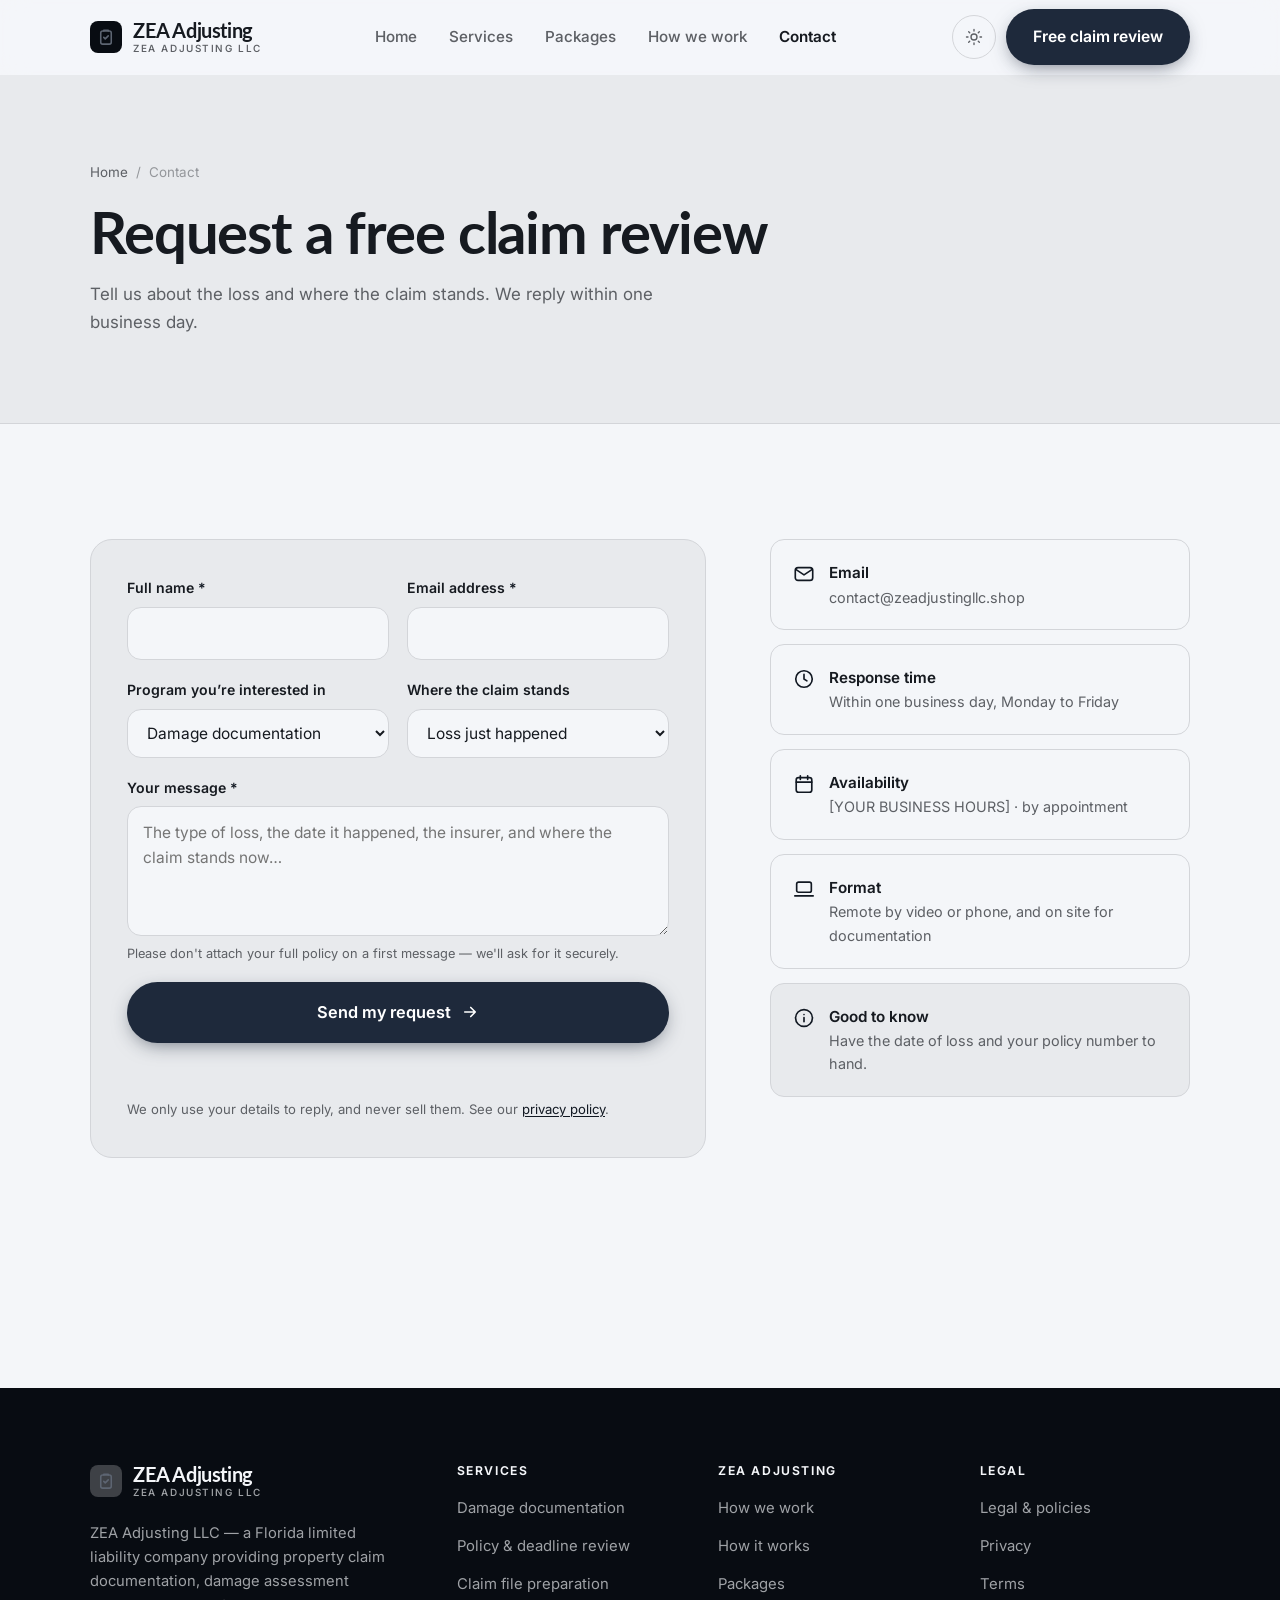
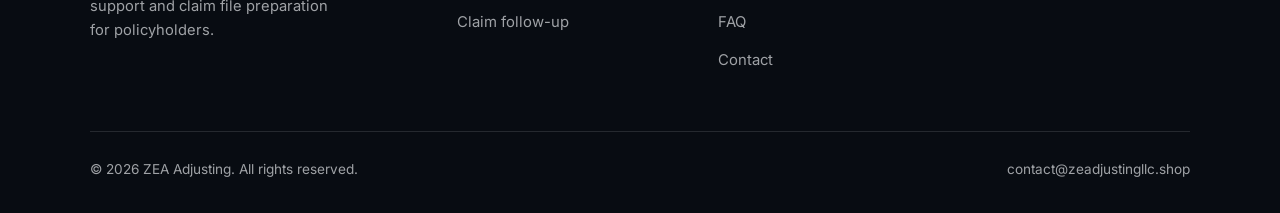
<file: contact.html>
<!DOCTYPE html>
<html lang="en" class="no-js">
<head>
<meta charset="utf-8">
<meta name="viewport" content="width=device-width, initial-scale=1">
<title>Contact — ZEA Adjusting</title>
<meta name="description" content="Contact ZEA Adjusting LLC for a free claim review. We reply within one business day.">
<link rel="canonical" href="https://zeadjustingllc.shop/contact.html">

<meta property="og:type" content="website">
<meta property="og:url" content="https://zeadjustingllc.shop/contact.html">
<meta property="og:site_name" content="ZEA Adjusting">
<meta property="og:locale" content="en_US">
<meta property="og:title" content="Contact — ZEA Adjusting">
<meta property="og:description" content="Contact ZEA Adjusting LLC for a free claim review. We reply within one business day.">
<meta name="theme-color" content="#080c12">

<link rel="icon" href="assets/img/favicon.svg" type="image/svg+xml">
<link rel="preconnect" href="https://fonts.googleapis.com">
<link rel="preconnect" href="https://fonts.gstatic.com" crossorigin>
<link rel="stylesheet" href="https://fonts.googleapis.com/css2?family=Lato:wght@400;700&family=Inter:wght@400..700&display=swap">
<link rel="stylesheet" href="assets/css/style.css">

<!-- Thème appliqué avant le premier rendu (évite le flash) -->
<script>
document.documentElement.classList.remove('no-js');
(function(){try{var t=localStorage.getItem('site-theme');if(t){document.documentElement.setAttribute('data-theme',t);}}catch(e){}})();
</script>
</head>

<body>
<a class="skip-link" href="#main">Skip to main content</a>

<header class="site-header">
  <nav class="wrap nav" aria-label="Main navigation">
    <a class="brand" href="index.html">
      <svg class="brand__mark" viewBox="0 0 64 64" aria-hidden="true">
        <rect class="bm-bg" width="64" height="64" rx="16"/>
        <g class="bm-ic" transform="translate(14 14) scale(1.5)" fill="none" stroke-width="2.1" stroke-linecap="round" stroke-linejoin="round"><rect x="5" y="4" width="14" height="17.5" rx="2.5"/><path d="M9 4V3h6v1M9 12.5l2 2 4-4"/></g>
      </svg>
      <span>ZEA Adjusting<span class="brand__sub">ZEA Adjusting LLC</span></span>
    </a>

    <ul class="nav__links" id="nav-links">
      <li><a href="index.html">Home</a></li>
      <li><a href="programs.html">Services</a></li>
      <li><a href="index.html#pricing">Packages</a></li>
      <li><a href="about.html">How we work</a></li>
      <li><a href="contact.html" aria-current="page">Contact</a></li>
      <li><a class="btn btn--primary" href="contact.html">Free claim review</a></li>
    </ul>

    <div class="nav__cta">
      <button class="theme-toggle" type="button" aria-label="Switch to dark theme">
        <svg class="icon-sun" viewBox="0 0 24 24" fill="none" stroke="currentColor" stroke-width="1.8" stroke-linecap="round" aria-hidden="true"><circle cx="12" cy="12" r="4"/><path d="M12 2v2m0 16v2M2 12h2m16 0h2M4.9 4.9l1.4 1.4m11.4 11.4 1.4 1.4M19.1 4.9l-1.4 1.4M6.3 17.7l-1.4 1.4"/></svg>
        <svg class="icon-moon" viewBox="0 0 24 24" fill="none" stroke="currentColor" stroke-width="1.8" stroke-linecap="round" stroke-linejoin="round" aria-hidden="true"><path d="M21 12.8A9 9 0 1 1 11.2 3a7 7 0 0 0 9.8 9.8z"/></svg>
      </button>
      <a class="btn btn--primary" href="contact.html">Free claim review</a>
      <button class="nav__toggle" type="button" aria-expanded="false" aria-controls="nav-links" aria-label="Open menu">
        <svg class="icon-open" viewBox="0 0 24 24" fill="none" stroke="currentColor" stroke-width="2" stroke-linecap="round" aria-hidden="true"><path d="M3 6h18M3 12h18M3 18h18"/></svg>
        <svg class="icon-close" viewBox="0 0 24 24" fill="none" stroke="currentColor" stroke-width="2" stroke-linecap="round" aria-hidden="true"><path d="M6 6l12 12M18 6L6 18"/></svg>
      </button>
    </div>
  </nav>
</header>

<main id="main">

<section class="page-head">
  <div class="wrap">
    <nav class="breadcrumb" aria-label="Breadcrumb">
      <a href="index.html">Home</a><span>/</span><span aria-current="page">Contact</span>
    </nav>
    <h1>Request a free claim review</h1>
    <p>Tell us about the loss and where the claim stands. We reply within one business day.</p>
  </div>
</section>

<section class="section wrap">
  <div class="form-layout">

    <!--
      FORM: the action attribute holds a placeholder id. Create a free form at
      https://formspree.io and replace VOTRE_ID_FORMSPREE. Until then, the button
      opens the visitor's email app with a pre-filled message to contact@zeadjustingllc.shop.
    -->
    <form class="form" id="contact-form" action="https://formspree.io/f/VOTRE_ID_FORMSPREE" method="POST"
          data-email="contact@zeadjustingllc.shop" data-subject="Claim review request"
          data-msg-mail="Your email app will open with the message ready to send." data-msg-sending="Sending…"
          data-msg-ok="Thanks! Your message is on its way. We reply within one business day." data-msg-err="Sending failed. Please email us directly at">
      <div class="form__row">
        <div class="field">
          <label for="nom">Full name <span class="req" aria-hidden="true">*</span></label>
          <input type="text" id="nom" name="nom" autocomplete="name" required>
        </div>
        <div class="field">
          <label for="email">Email address <span class="req" aria-hidden="true">*</span></label>
          <input type="email" id="email" name="email" autocomplete="email" required>
        </div>
      </div>

      <div class="form__row">
        <div class="field">
          <label for="programme">Program you’re interested in</label>
          <select id="programme" name="programme">
            <option>Damage documentation</option>
            <option>Policy &amp; deadline review</option>
            <option>Claim file preparation</option>
            <option>Claim follow-up</option>
            <option>Not sure yet</option>
          </select>
        </div>
        <div class="field">
          <label for="niveau">Where the claim stands</label>
          <select id="niveau" name="niveau">
            <option>Loss just happened</option>
            <option>Claim filed, waiting</option>
            <option>Offer received</option>
            <option>Claim denied</option>
          </select>
        </div>
      </div>

      <div class="field">
        <label for="message">Your message <span class="req" aria-hidden="true">*</span></label>
        <textarea id="message" name="message" required placeholder="The type of loss, the date it happened, the insurer, and where the claim stands now…"></textarea>
        <span class="field__hint">Please don't attach your full policy on a first message — we'll ask for it securely.</span>
      </div>

      <!-- Bot trap: hidden from humans -->
      <div class="visually-hidden" aria-hidden="true">
        <label for="site-web">Leave this field empty</label>
        <input type="text" id="site-web" name="_gotcha" tabindex="-1" autocomplete="off">
      </div>

      <button class="btn btn--primary btn--lg" type="submit">Send my request <svg viewBox="0 0 24 24" fill="none" stroke="currentColor" stroke-width="2.2" stroke-linecap="round" stroke-linejoin="round" aria-hidden="true"><path d="M5 12h14M13 6l6 6-6 6"/></svg></button>

      <p id="form-status" class="form__status" role="status" aria-live="polite"></p>

      <p class="form__note">
        We only use your details to reply, and never sell them. See our <a href="legal.html#privacy">privacy policy</a>.
      </p>
    </form>

    <aside class="contact-aside">
      <div class="contact-card">
        <svg viewBox="0 0 24 24" fill="none" stroke="currentColor" stroke-width="1.8" stroke-linecap="round" stroke-linejoin="round" aria-hidden="true"><rect x="2.5" y="5" width="19" height="14" rx="3"/><path d="M3 7l9 6 9-6"/></svg>
        <div><b>Email</b><a href="mailto:contact@zeadjustingllc.shop">contact@zeadjustingllc.shop</a></div>
      </div>
      <div class="contact-card">
        <svg viewBox="0 0 24 24" fill="none" stroke="currentColor" stroke-width="1.8" stroke-linecap="round" stroke-linejoin="round" aria-hidden="true"><circle cx="12" cy="12" r="9"/><path d="M12 7v5l3.2 2"/></svg>
        <div><b>Response time</b><span>Within one business day, Monday to Friday</span></div>
      </div>
      <div class="contact-card">
        <svg viewBox="0 0 24 24" fill="none" stroke="currentColor" stroke-width="1.8" stroke-linecap="round" stroke-linejoin="round" aria-hidden="true"><rect x="3.5" y="5" width="17" height="16" rx="2.5"/><path d="M8 3v4M16 3v4M3.5 10h17"/></svg>
        <div><b>Availability</b><span>[YOUR BUSINESS HOURS] · by appointment</span></div>
      </div>
      <div class="contact-card">
        <svg viewBox="0 0 24 24" fill="none" stroke="currentColor" stroke-width="1.8" stroke-linecap="round" stroke-linejoin="round" aria-hidden="true"><rect x="4" y="4.5" width="16" height="11" rx="2"/><path d="M2 19.5h20"/></svg>
        <div><b>Format</b><span>Remote by video or phone, and on site for documentation</span></div>
      </div>
      <div class="contact-card contact-card--soft">
        <svg viewBox="0 0 24 24" fill="none" stroke="currentColor" stroke-width="1.8" stroke-linecap="round" stroke-linejoin="round" aria-hidden="true"><circle cx="12" cy="12" r="9.2"/><path d="M12 16v-4.5M12 8.2v.1"/></svg>
        <div><b>Good to know</b><span>Have the date of loss and your policy number to hand.</span></div>
      </div>
    </aside>

  </div>
</section>

</main>

<footer class="site-footer">
  <div class="wrap">
    <div class="footer__grid">
      <div class="footer__brand">
        <a class="brand" href="index.html">
          <svg class="brand__mark" viewBox="0 0 64 64" aria-hidden="true">
        <rect class="bm-bg" width="64" height="64" rx="16"/>
        <g class="bm-ic" transform="translate(14 14) scale(1.5)" fill="none" stroke-width="2.1" stroke-linecap="round" stroke-linejoin="round"><rect x="5" y="4" width="14" height="17.5" rx="2.5"/><path d="M9 4V3h6v1M9 12.5l2 2 4-4"/></g>
      </svg>
          <span>ZEA Adjusting<span class="brand__sub">ZEA Adjusting LLC</span></span>
        </a>
        <p>ZEA Adjusting LLC — a Florida limited liability company providing property claim documentation, damage assessment support and claim file preparation for policyholders.</p>
      </div>

      <div class="footer__col">
        <h4>Services</h4>
        <ul>
          <li><a href="programs.html#documentation">Damage documentation</a></li>
          <li><a href="programs.html#policy">Policy &amp; deadline review</a></li>
          <li><a href="programs.html#file">Claim file preparation</a></li>
          <li><a href="programs.html#followup">Claim follow-up</a></li>
        </ul>
      </div>

      <div class="footer__col">
        <h4>ZEA Adjusting</h4>
        <ul>
          <li><a href="about.html">How we work</a></li>
          <li><a href="index.html#how-it-works">How it works</a></li>
          <li><a href="index.html#pricing">Packages</a></li>
          <li><a href="index.html#faq">FAQ</a></li>
          <li><a href="contact.html">Contact</a></li>
        </ul>
      </div>

      <div class="footer__col">
        <h4>Legal</h4>
        <ul>
          <li><a href="legal.html">Legal &amp; policies</a></li>
          <li><a href="legal.html#privacy">Privacy</a></li>
          <li><a href="legal.html#terms">Terms</a></li>
        </ul>
      </div>
    </div>

    <div class="footer__bottom">
      <p>© <span data-year>2026</span> ZEA Adjusting. All rights reserved.</p>
      <p><a href="mailto:contact@zeadjustingllc.shop">contact@zeadjustingllc.shop</a></p>
    </div>
  </div>
</footer>

<script src="assets/js/main.js" defer></script>
</body>
</html>
</file>
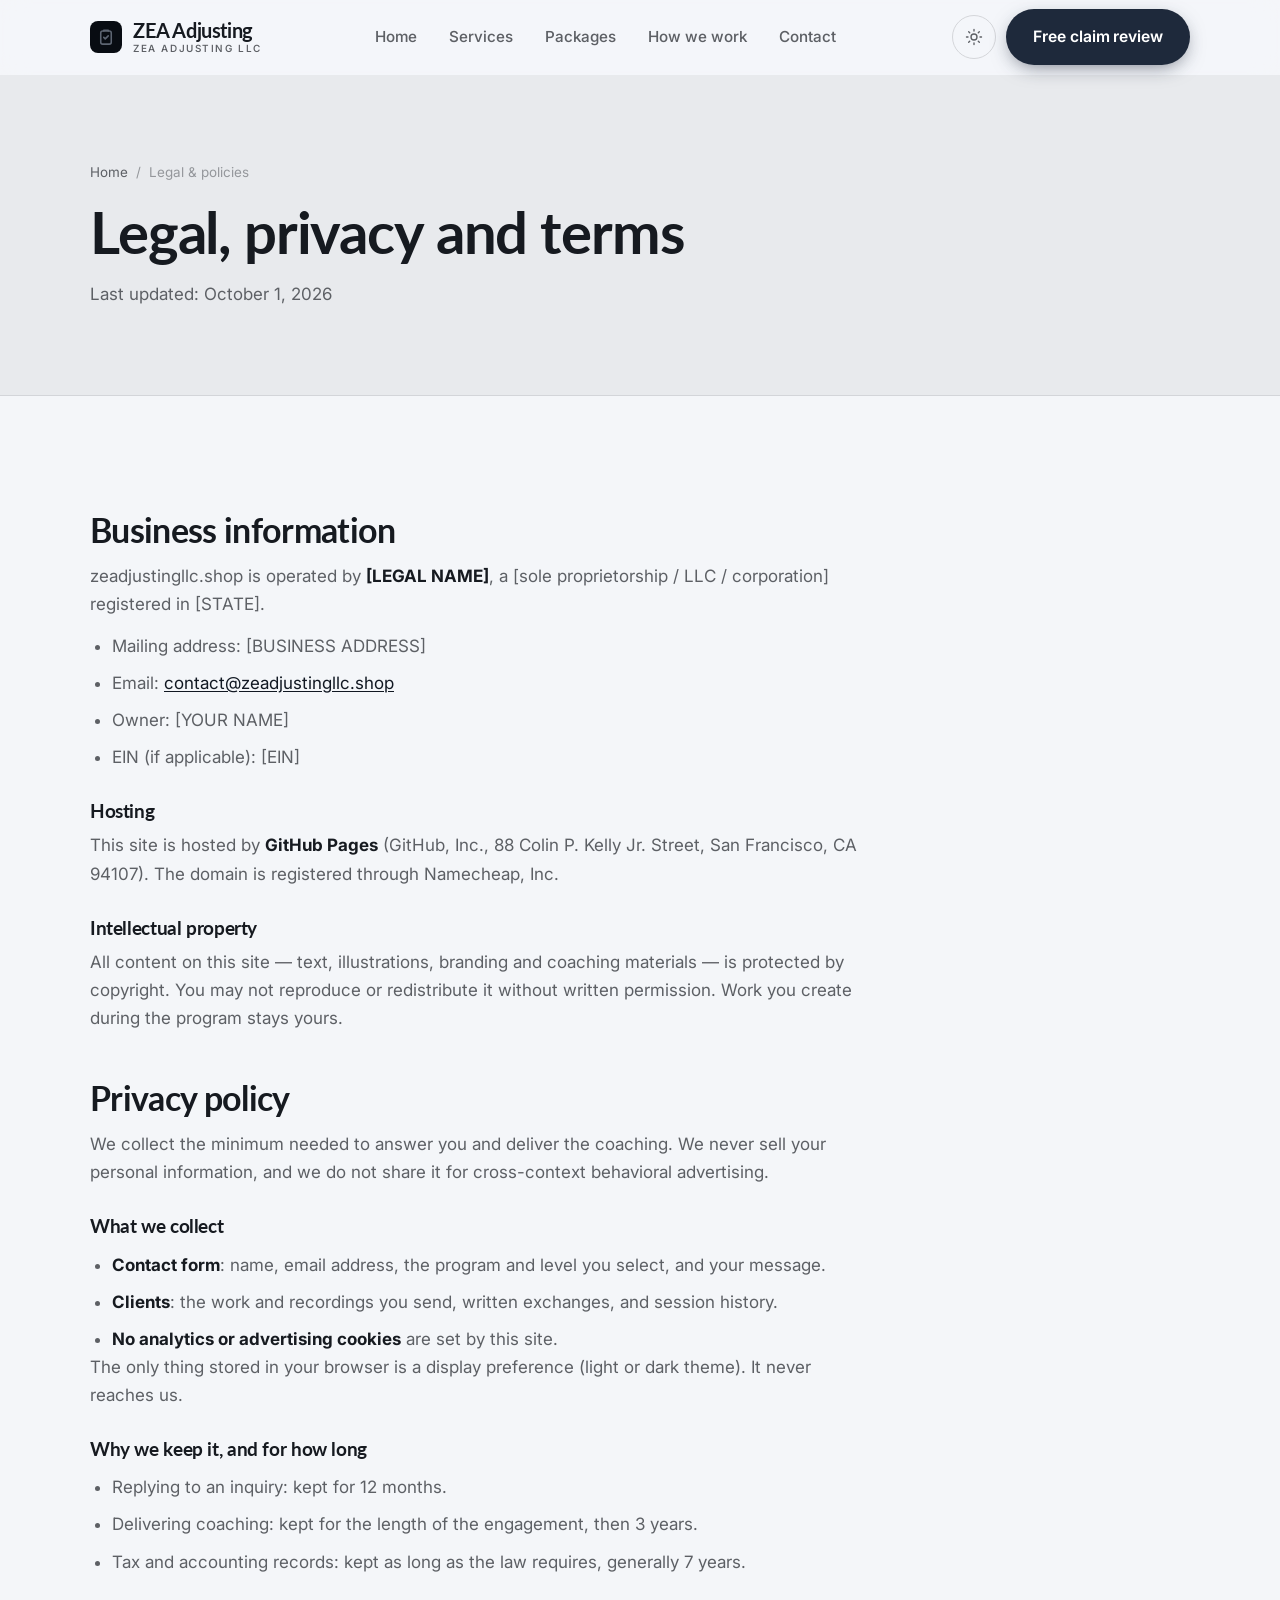
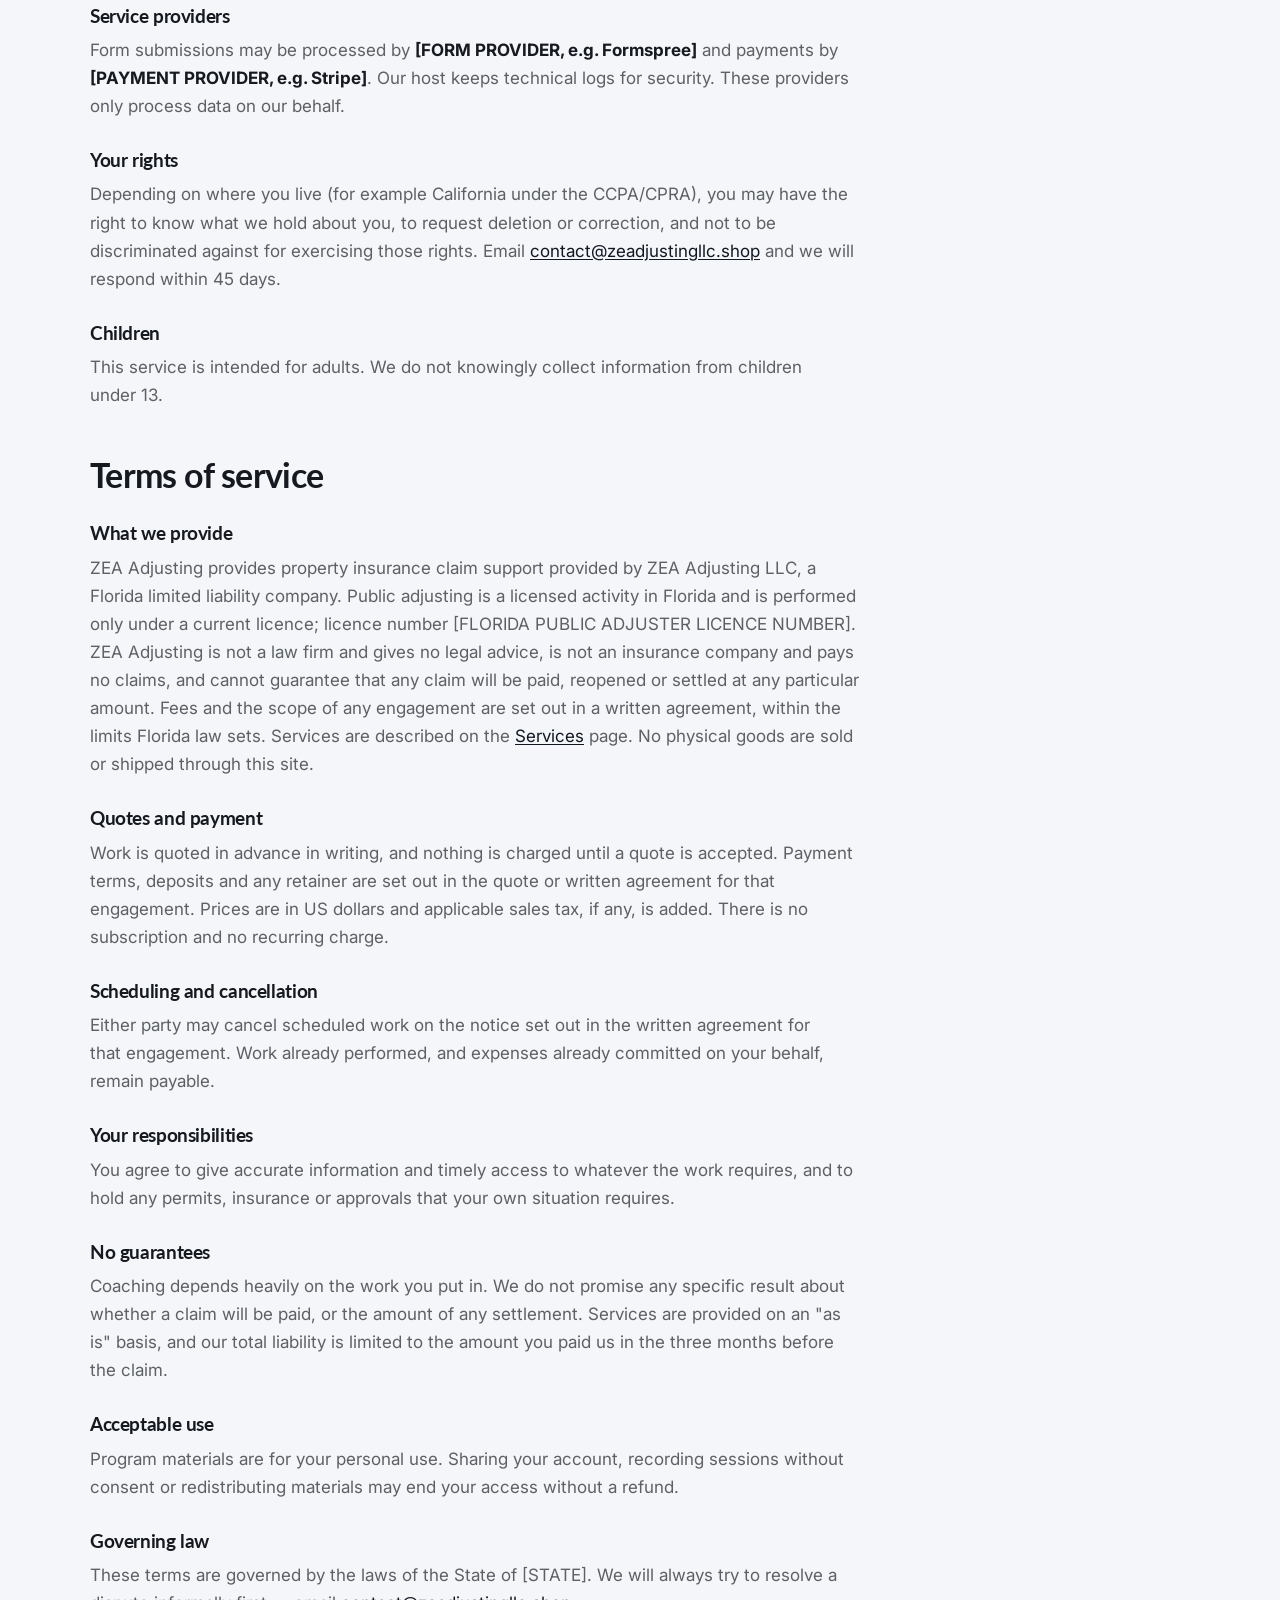
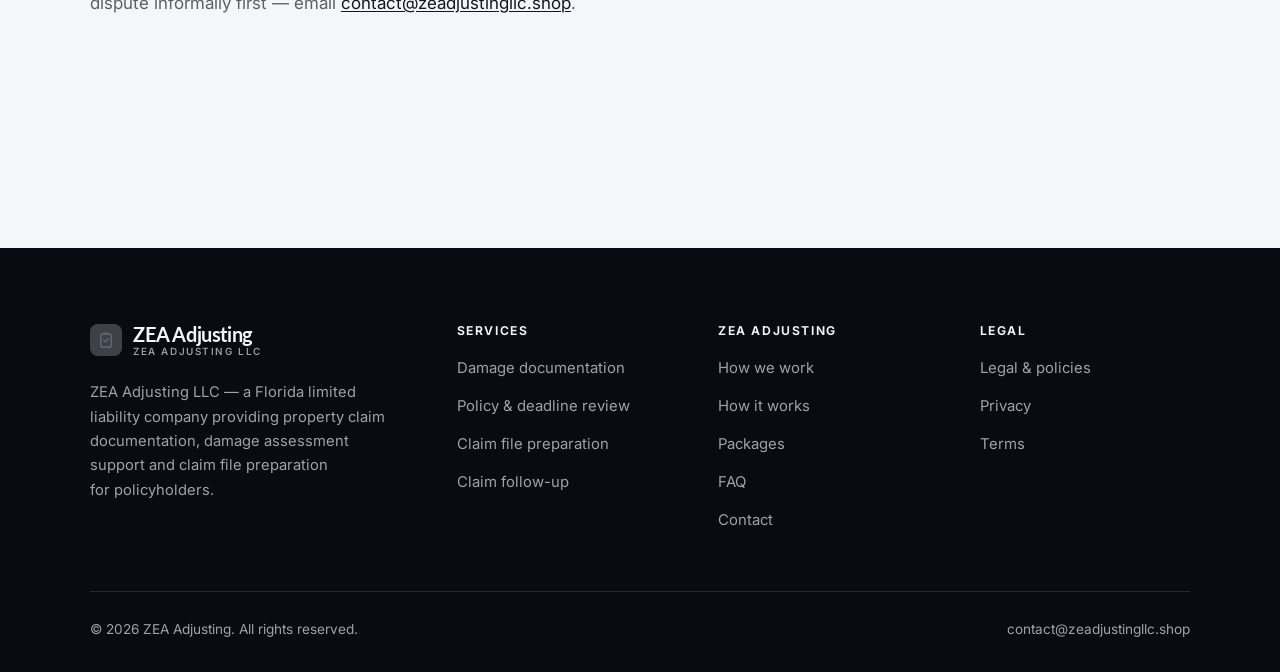
<file: legal.html>
<!DOCTYPE html>
<html lang="en" class="no-js">
<head>
<meta charset="utf-8">
<meta name="viewport" content="width=device-width, initial-scale=1">
<title>Legal, privacy and terms — ZEA Adjusting</title>
<meta name="description" content="Business information, privacy policy and terms of service for ZEA Adjusting.">
<meta name="robots" content="noindex">

<meta property="og:type" content="website">
<meta property="og:url" content="https://zeadjustingllc.shop/legal.html">
<meta property="og:site_name" content="ZEA Adjusting">
<meta property="og:locale" content="en_US">
<meta property="og:title" content="Legal, privacy and terms — ZEA Adjusting">
<meta property="og:description" content="Business information, privacy policy and terms of service for ZEA Adjusting.">
<meta name="theme-color" content="#080c12">

<link rel="icon" href="assets/img/favicon.svg" type="image/svg+xml">
<link rel="preconnect" href="https://fonts.googleapis.com">
<link rel="preconnect" href="https://fonts.gstatic.com" crossorigin>
<link rel="stylesheet" href="https://fonts.googleapis.com/css2?family=Lato:wght@400;700&family=Inter:wght@400..700&display=swap">
<link rel="stylesheet" href="assets/css/style.css">

<!-- Thème appliqué avant le premier rendu (évite le flash) -->
<script>
document.documentElement.classList.remove('no-js');
(function(){try{var t=localStorage.getItem('site-theme');if(t){document.documentElement.setAttribute('data-theme',t);}}catch(e){}})();
</script>
</head>

<body>
<a class="skip-link" href="#main">Skip to main content</a>

<header class="site-header">
  <nav class="wrap nav" aria-label="Main navigation">
    <a class="brand" href="index.html">
      <svg class="brand__mark" viewBox="0 0 64 64" aria-hidden="true">
        <rect class="bm-bg" width="64" height="64" rx="16"/>
        <g class="bm-ic" transform="translate(14 14) scale(1.5)" fill="none" stroke-width="2.1" stroke-linecap="round" stroke-linejoin="round"><rect x="5" y="4" width="14" height="17.5" rx="2.5"/><path d="M9 4V3h6v1M9 12.5l2 2 4-4"/></g>
      </svg>
      <span>ZEA Adjusting<span class="brand__sub">ZEA Adjusting LLC</span></span>
    </a>

    <ul class="nav__links" id="nav-links">
      <li><a href="index.html">Home</a></li>
      <li><a href="programs.html">Services</a></li>
      <li><a href="index.html#pricing">Packages</a></li>
      <li><a href="about.html">How we work</a></li>
      <li><a href="contact.html">Contact</a></li>
      <li><a class="btn btn--primary" href="contact.html">Free claim review</a></li>
    </ul>

    <div class="nav__cta">
      <button class="theme-toggle" type="button" aria-label="Switch to dark theme">
        <svg class="icon-sun" viewBox="0 0 24 24" fill="none" stroke="currentColor" stroke-width="1.8" stroke-linecap="round" aria-hidden="true"><circle cx="12" cy="12" r="4"/><path d="M12 2v2m0 16v2M2 12h2m16 0h2M4.9 4.9l1.4 1.4m11.4 11.4 1.4 1.4M19.1 4.9l-1.4 1.4M6.3 17.7l-1.4 1.4"/></svg>
        <svg class="icon-moon" viewBox="0 0 24 24" fill="none" stroke="currentColor" stroke-width="1.8" stroke-linecap="round" stroke-linejoin="round" aria-hidden="true"><path d="M21 12.8A9 9 0 1 1 11.2 3a7 7 0 0 0 9.8 9.8z"/></svg>
      </button>
      <a class="btn btn--primary" href="contact.html">Free claim review</a>
      <button class="nav__toggle" type="button" aria-expanded="false" aria-controls="nav-links" aria-label="Open menu">
        <svg class="icon-open" viewBox="0 0 24 24" fill="none" stroke="currentColor" stroke-width="2" stroke-linecap="round" aria-hidden="true"><path d="M3 6h18M3 12h18M3 18h18"/></svg>
        <svg class="icon-close" viewBox="0 0 24 24" fill="none" stroke="currentColor" stroke-width="2" stroke-linecap="round" aria-hidden="true"><path d="M6 6l12 12M18 6L6 18"/></svg>
      </button>
    </div>
  </nav>
</header>

<main id="main">

<section class="page-head">
  <div class="wrap">
    <nav class="breadcrumb" aria-label="Breadcrumb">
      <a href="index.html">Home</a><span>/</span><span aria-current="page">Legal &amp; policies</span>
    </nav>
    <h1>Legal, privacy and terms</h1>
    <p>Last updated: <time datetime="2026-10-01">October 1, 2026</time></p>
  </div>
</section>

<section class="section wrap">
  <div class="prose">

    <!--
      TO DO: this is a skeleton, not legal advice. Replace every [BRACKET] with
      your real details before selling, and have a lawyer review it if you can.
      Consumer protection rules differ by state.
    -->

    <h2 id="business">Business information</h2>
    <p>
      zeadjustingllc.shop is operated by <strong>[LEGAL NAME]</strong>, a [sole proprietorship / LLC / corporation]
      registered in [STATE].
    </p>
    <ul>
      <li>Mailing address: [BUSINESS ADDRESS]</li>
      <li>Email: <a href="mailto:contact@zeadjustingllc.shop">contact@zeadjustingllc.shop</a></li>
      <li>Owner: [YOUR NAME]</li>
      <li>EIN (if applicable): [EIN]</li>
    </ul>

    <h3>Hosting</h3>
    <p>
      This site is hosted by <strong>GitHub Pages</strong> (GitHub, Inc., 88 Colin P. Kelly Jr. Street,
      San Francisco, CA 94107). The domain is registered through Namecheap, Inc.
    </p>

    <h3>Intellectual property</h3>
    <p>
      All content on this site — text, illustrations, branding and coaching materials — is protected by
      copyright. You may not reproduce or redistribute it without written permission. Work you create during
      the program stays yours.
    </p>

    <h2 id="privacy">Privacy policy</h2>
    <p>
      We collect the minimum needed to answer you and deliver the coaching. We never sell your personal
      information, and we do not share it for cross-context behavioral advertising.
    </p>
    <h3>What we collect</h3>
    <ul>
      <li><strong>Contact form</strong>: name, email address, the program and level you select, and your message.</li>
      <li><strong>Clients</strong>: the work and recordings you send, written exchanges, and session history.</li>
      <li><strong>No analytics or advertising cookies</strong> are set by this site.</li>
    </ul>
    <p>
      The only thing stored in your browser is a display preference (light or dark theme). It never reaches us.
    </p>
    <h3>Why we keep it, and for how long</h3>
    <ul>
      <li>Replying to an inquiry: kept for 12 months.</li>
      <li>Delivering coaching: kept for the length of the engagement, then 3 years.</li>
      <li>Tax and accounting records: kept as long as the law requires, generally 7 years.</li>
    </ul>
    <h3>Service providers</h3>
    <p>
      Form submissions may be processed by <strong>[FORM PROVIDER, e.g. Formspree]</strong> and payments by
      <strong>[PAYMENT PROVIDER, e.g. Stripe]</strong>. Our host keeps technical logs for security. These
      providers only process data on our behalf.
    </p>
    <h3>Your rights</h3>
    <p>
      Depending on where you live (for example California under the CCPA/CPRA), you may have the right to
      know what we hold about you, to request deletion or correction, and not to be discriminated against for
      exercising those rights. Email <a href="mailto:contact@zeadjustingllc.shop">contact@zeadjustingllc.shop</a> and we will respond within 45 days.
    </p>
    <h3>Children</h3>
    <p>
      This service is intended for adults. We do not knowingly collect information from children under 13.
    </p>

    <h2 id="terms">Terms of service</h2>
    <h3>What we provide</h3>
    <p>
      ZEA Adjusting provides property insurance claim support provided by ZEA Adjusting LLC, a Florida limited liability company. Public adjusting is a licensed activity in Florida and is performed only under a current licence; licence number [FLORIDA PUBLIC ADJUSTER LICENCE NUMBER]. ZEA Adjusting is not a law firm and gives no legal advice, is not an insurance company and pays no claims, and cannot guarantee that any claim will be paid, reopened or settled at any particular amount. Fees and the scope of any engagement are set out in a written agreement, within the limits Florida law sets. Services are described on the
      <a href="programs.html">Services</a> page. No physical goods are sold or shipped through this site.
    </p>
    <h3>Quotes and payment</h3>
    <p>
      Work is quoted in advance in writing, and nothing is charged until a quote is accepted. Payment terms,
      deposits and any retainer are set out in the quote or written agreement for that engagement. Prices are in
      US dollars and applicable sales tax, if any, is added. There is no subscription and no recurring charge.
    </p>
    <h3>Scheduling and cancellation</h3>
    <p>
      Either party may cancel scheduled work on the notice set out in the written agreement for that engagement.
      Work already performed, and expenses already committed on your behalf, remain payable.
    </p>
    <h3>Your responsibilities</h3>
    <p>
      You agree to give accurate information and timely access to whatever the work requires, and to hold any
      permits, insurance or approvals that your own situation requires.
    </p>

    <h3>No guarantees</h3>
    <p>
      Coaching depends heavily on the work you put in. We do not promise any specific result
      about whether a claim will be paid, or the amount of any settlement. Services are provided on an "as is" basis, and our total
      liability is limited to the amount you paid us in the three months before the claim.
    </p>
    <h3>Acceptable use</h3>
    <p>
      Program materials are for your personal use. Sharing your account, recording sessions without consent
      or redistributing materials may end your access without a refund.
    </p>
    <h3>Governing law</h3>
    <p>
      These terms are governed by the laws of the State of [STATE]. We will always try to resolve a dispute
      informally first — email <a href="mailto:contact@zeadjustingllc.shop">contact@zeadjustingllc.shop</a>.
    </p>

  </div>
</section>

</main>

<footer class="site-footer">
  <div class="wrap">
    <div class="footer__grid">
      <div class="footer__brand">
        <a class="brand" href="index.html">
          <svg class="brand__mark" viewBox="0 0 64 64" aria-hidden="true">
        <rect class="bm-bg" width="64" height="64" rx="16"/>
        <g class="bm-ic" transform="translate(14 14) scale(1.5)" fill="none" stroke-width="2.1" stroke-linecap="round" stroke-linejoin="round"><rect x="5" y="4" width="14" height="17.5" rx="2.5"/><path d="M9 4V3h6v1M9 12.5l2 2 4-4"/></g>
      </svg>
          <span>ZEA Adjusting<span class="brand__sub">ZEA Adjusting LLC</span></span>
        </a>
        <p>ZEA Adjusting LLC — a Florida limited liability company providing property claim documentation, damage assessment support and claim file preparation for policyholders.</p>
      </div>

      <div class="footer__col">
        <h4>Services</h4>
        <ul>
          <li><a href="programs.html#documentation">Damage documentation</a></li>
          <li><a href="programs.html#policy">Policy &amp; deadline review</a></li>
          <li><a href="programs.html#file">Claim file preparation</a></li>
          <li><a href="programs.html#followup">Claim follow-up</a></li>
        </ul>
      </div>

      <div class="footer__col">
        <h4>ZEA Adjusting</h4>
        <ul>
          <li><a href="about.html">How we work</a></li>
          <li><a href="index.html#how-it-works">How it works</a></li>
          <li><a href="index.html#pricing">Packages</a></li>
          <li><a href="index.html#faq">FAQ</a></li>
          <li><a href="contact.html">Contact</a></li>
        </ul>
      </div>

      <div class="footer__col">
        <h4>Legal</h4>
        <ul>
          <li><a href="legal.html">Legal &amp; policies</a></li>
          <li><a href="legal.html#privacy">Privacy</a></li>
          <li><a href="legal.html#terms">Terms</a></li>
        </ul>
      </div>
    </div>

    <div class="footer__bottom">
      <p>© <span data-year>2026</span> ZEA Adjusting. All rights reserved.</p>
      <p><a href="mailto:contact@zeadjustingllc.shop">contact@zeadjustingllc.shop</a></p>
    </div>
  </div>
</footer>

<script src="assets/js/main.js" defer></script>
</body>
</html>
</file>
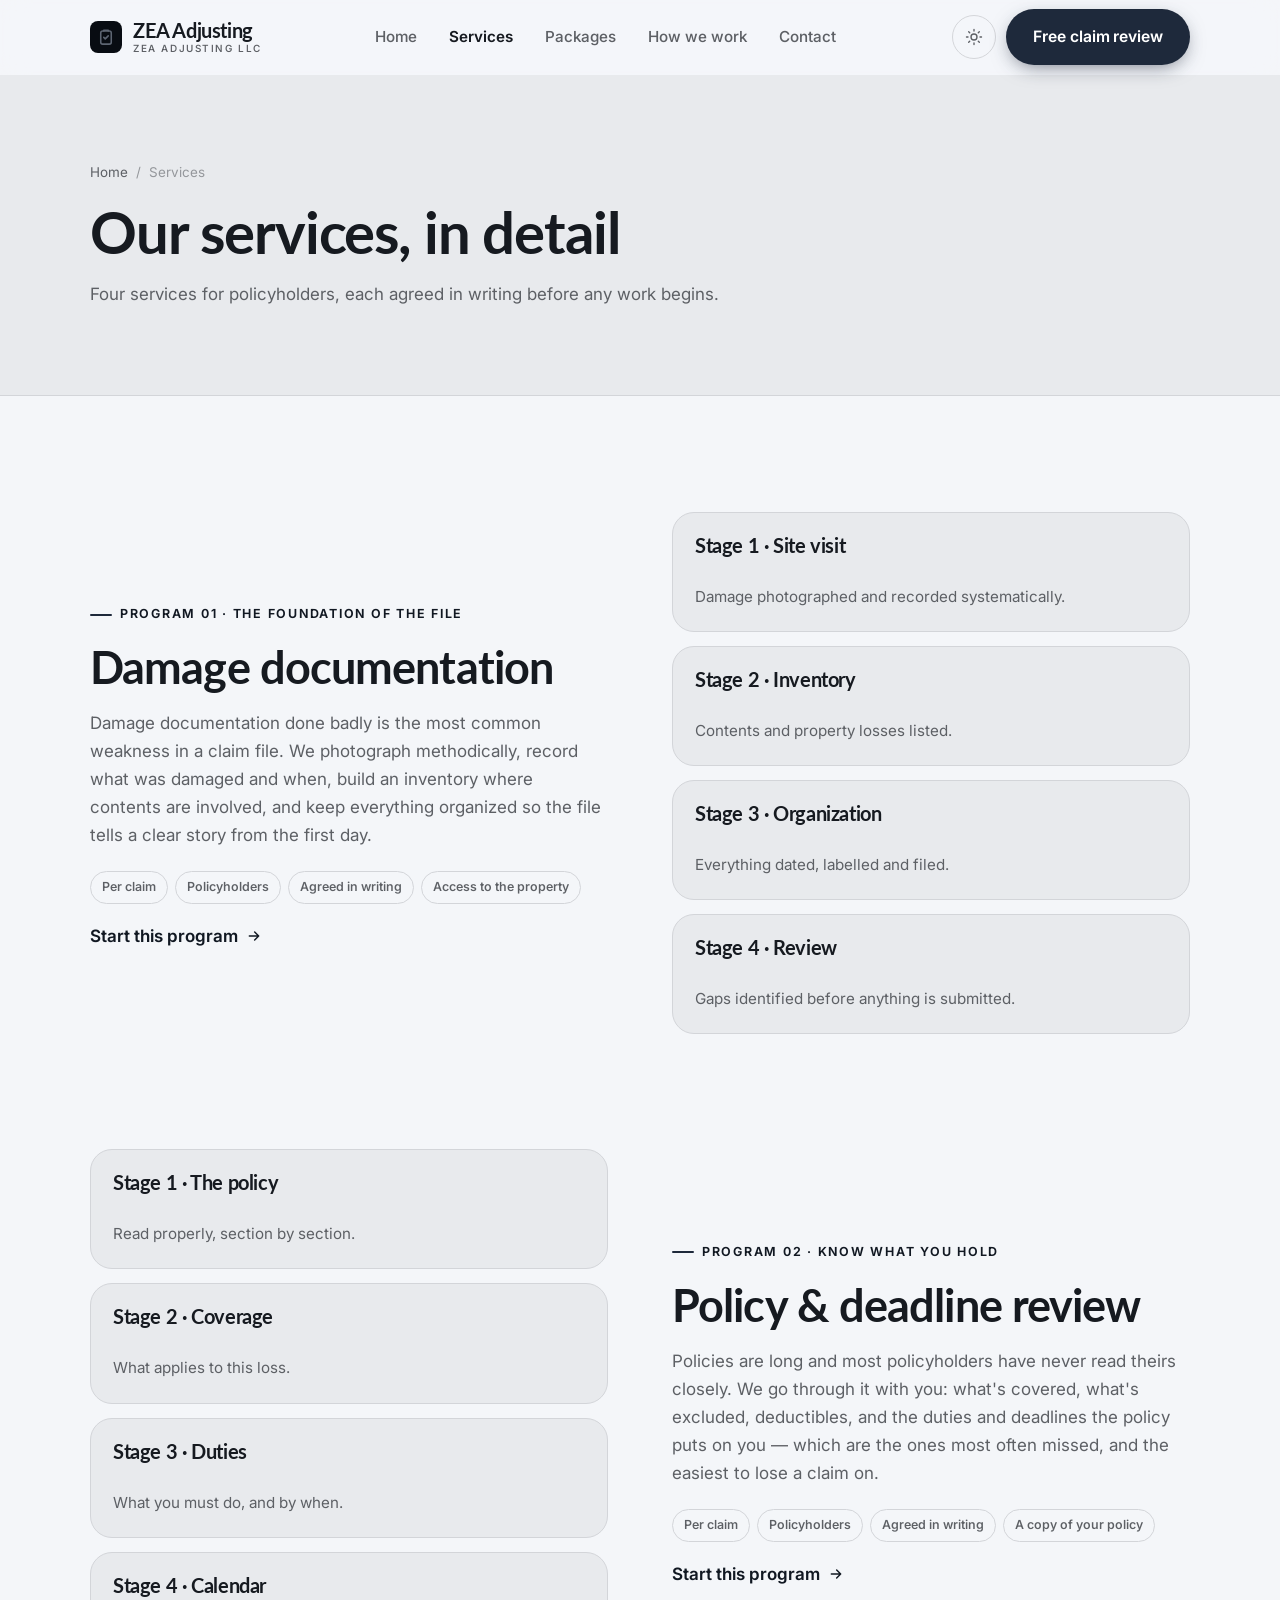
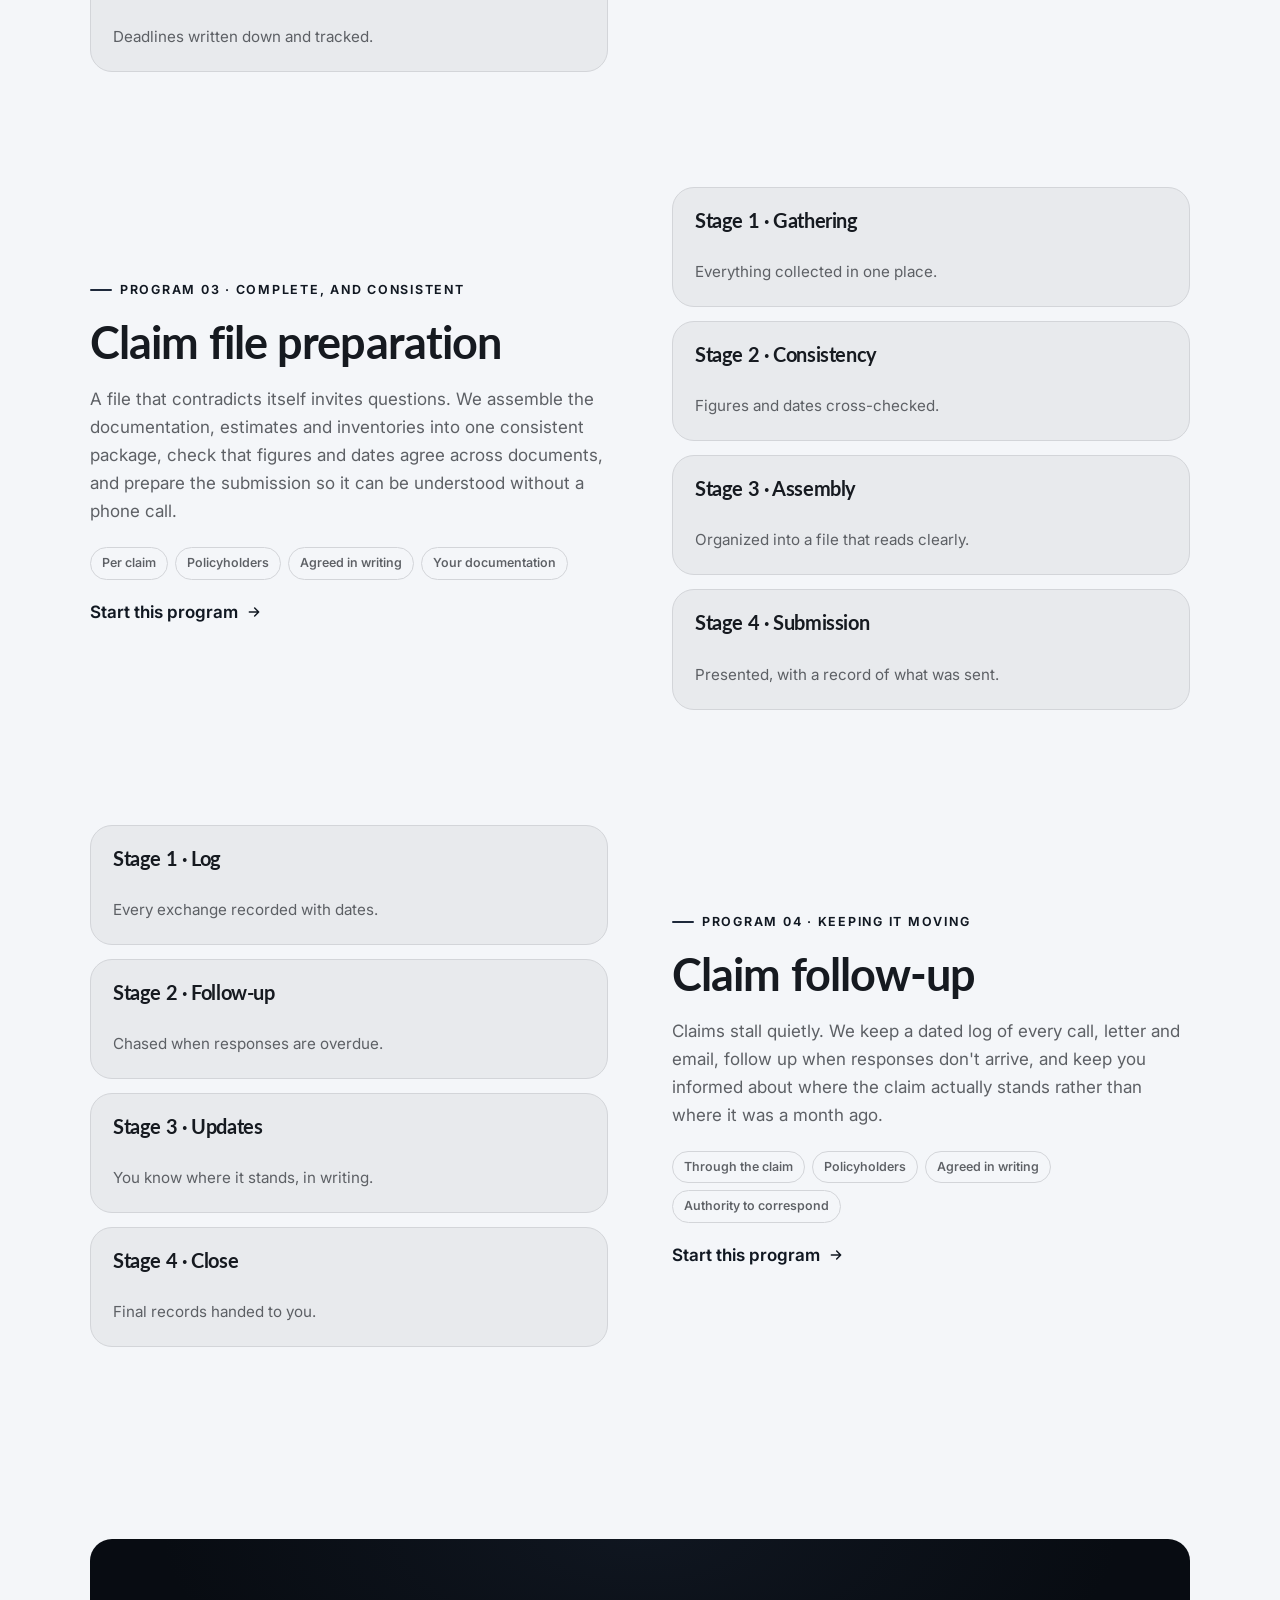
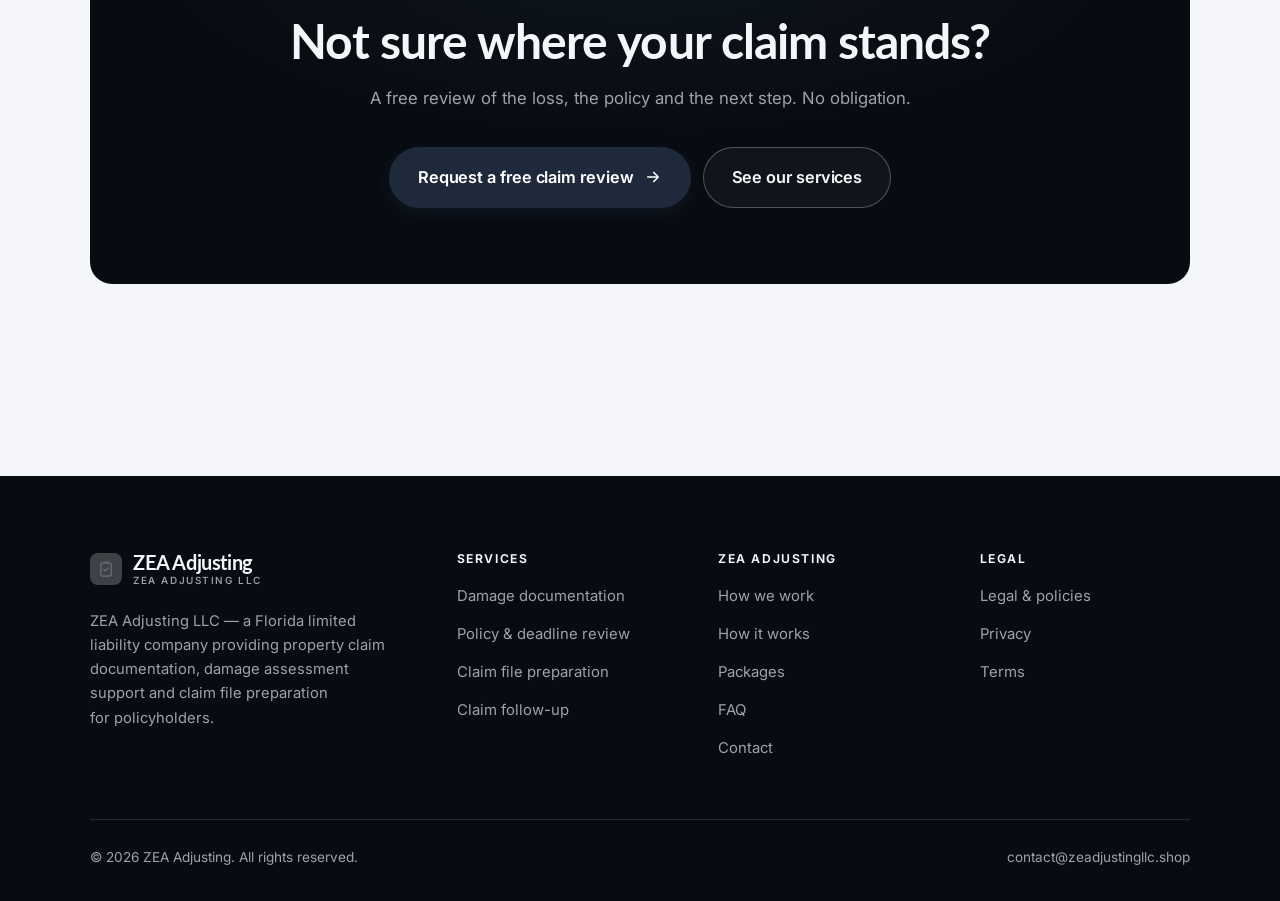
<file: programs.html>
<!DOCTYPE html>
<html lang="en" class="no-js">
<head>
<meta charset="utf-8">
<meta name="viewport" content="width=device-width, initial-scale=1">
<title>Services — ZEA Adjusting</title>
<meta name="description" content="Services of ZEA Adjusting LLC: damage documentation, policy and deadline review, claim file preparation, claim follow-up.">
<link rel="canonical" href="https://zeadjustingllc.shop/programs.html">

<meta property="og:type" content="website">
<meta property="og:url" content="https://zeadjustingllc.shop/programs.html">
<meta property="og:site_name" content="ZEA Adjusting">
<meta property="og:locale" content="en_US">
<meta property="og:title" content="Services — ZEA Adjusting">
<meta property="og:description" content="Services of ZEA Adjusting LLC: damage documentation, policy and deadline review, claim file preparation, claim follow-up.">
<meta name="theme-color" content="#080c12">

<link rel="icon" href="assets/img/favicon.svg" type="image/svg+xml">
<link rel="preconnect" href="https://fonts.googleapis.com">
<link rel="preconnect" href="https://fonts.gstatic.com" crossorigin>
<link rel="stylesheet" href="https://fonts.googleapis.com/css2?family=Lato:wght@400;700&family=Inter:wght@400..700&display=swap">
<link rel="stylesheet" href="assets/css/style.css">

<!-- Thème appliqué avant le premier rendu (évite le flash) -->
<script>
document.documentElement.classList.remove('no-js');
(function(){try{var t=localStorage.getItem('site-theme');if(t){document.documentElement.setAttribute('data-theme',t);}}catch(e){}})();
</script>
</head>

<body>
<a class="skip-link" href="#main">Skip to main content</a>

<header class="site-header">
  <nav class="wrap nav" aria-label="Main navigation">
    <a class="brand" href="index.html">
      <svg class="brand__mark" viewBox="0 0 64 64" aria-hidden="true">
        <rect class="bm-bg" width="64" height="64" rx="16"/>
        <g class="bm-ic" transform="translate(14 14) scale(1.5)" fill="none" stroke-width="2.1" stroke-linecap="round" stroke-linejoin="round"><rect x="5" y="4" width="14" height="17.5" rx="2.5"/><path d="M9 4V3h6v1M9 12.5l2 2 4-4"/></g>
      </svg>
      <span>ZEA Adjusting<span class="brand__sub">ZEA Adjusting LLC</span></span>
    </a>

    <ul class="nav__links" id="nav-links">
      <li><a href="index.html">Home</a></li>
      <li><a href="programs.html" aria-current="page">Services</a></li>
      <li><a href="index.html#pricing">Packages</a></li>
      <li><a href="about.html">How we work</a></li>
      <li><a href="contact.html">Contact</a></li>
      <li><a class="btn btn--primary" href="contact.html">Free claim review</a></li>
    </ul>

    <div class="nav__cta">
      <button class="theme-toggle" type="button" aria-label="Switch to dark theme">
        <svg class="icon-sun" viewBox="0 0 24 24" fill="none" stroke="currentColor" stroke-width="1.8" stroke-linecap="round" aria-hidden="true"><circle cx="12" cy="12" r="4"/><path d="M12 2v2m0 16v2M2 12h2m16 0h2M4.9 4.9l1.4 1.4m11.4 11.4 1.4 1.4M19.1 4.9l-1.4 1.4M6.3 17.7l-1.4 1.4"/></svg>
        <svg class="icon-moon" viewBox="0 0 24 24" fill="none" stroke="currentColor" stroke-width="1.8" stroke-linecap="round" stroke-linejoin="round" aria-hidden="true"><path d="M21 12.8A9 9 0 1 1 11.2 3a7 7 0 0 0 9.8 9.8z"/></svg>
      </button>
      <a class="btn btn--primary" href="contact.html">Free claim review</a>
      <button class="nav__toggle" type="button" aria-expanded="false" aria-controls="nav-links" aria-label="Open menu">
        <svg class="icon-open" viewBox="0 0 24 24" fill="none" stroke="currentColor" stroke-width="2" stroke-linecap="round" aria-hidden="true"><path d="M3 6h18M3 12h18M3 18h18"/></svg>
        <svg class="icon-close" viewBox="0 0 24 24" fill="none" stroke="currentColor" stroke-width="2" stroke-linecap="round" aria-hidden="true"><path d="M6 6l12 12M18 6L6 18"/></svg>
      </button>
    </div>
  </nav>
</header>

<main id="main">

<section class="page-head">
  <div class="wrap">
    <nav class="breadcrumb" aria-label="Breadcrumb">
      <a href="index.html">Home</a><span>/</span><span aria-current="page">Services</span>
    </nav>
    <h1>Our services, in detail</h1>
    <p>Four services for policyholders, each agreed in writing before any work begins.</p>
  </div>
</section>

<section class="section wrap" id="documentation">
  <div class="split reveal">
    <div>
      <span class="eyebrow">Program 01 · The foundation of the file</span>
      <h2>Damage documentation</h2>
      <p>Damage documentation done badly is the most common weakness in a claim file. We photograph methodically, record what was damaged and when, build an inventory where contents are involved, and keep everything organized so the file tells a clear story from the first day.</p>
      <ul class="tags"><li>Per claim</li><li>Policyholders</li><li>Agreed in writing</li><li>Access to the property</li></ul>
      <p><a class="arrow-link" href="contact.html">Start this program <svg viewBox="0 0 24 24" fill="none" stroke="currentColor" stroke-width="2.2" stroke-linecap="round" stroke-linejoin="round" aria-hidden="true"><path d="M5 12h14M13 6l6 6-6 6"/></svg></a></p>
    </div>
    <div class="grid grid--2 grid--tight">
      <article class="card card--sm">
        <h3>Stage 1 · Site visit</h3>
        <p>Damage photographed and recorded systematically.</p>
      </article>
      <article class="card card--sm">
        <h3>Stage 2 · Inventory</h3>
        <p>Contents and property losses listed.</p>
      </article>
      <article class="card card--sm">
        <h3>Stage 3 · Organization</h3>
        <p>Everything dated, labelled and filed.</p>
      </article>
      <article class="card card--sm">
        <h3>Stage 4 · Review</h3>
        <p>Gaps identified before anything is submitted.</p>
      </article>
    </div>
  </div>
</section>

<section class="section section--flush wrap" id="policy">
  <div class="split reveal">
    <div class="grid grid--2 grid--tight">
      <article class="card card--sm">
        <h3>Stage 1 · The policy</h3>
        <p>Read properly, section by section.</p>
      </article>
      <article class="card card--sm">
        <h3>Stage 2 · Coverage</h3>
        <p>What applies to this loss.</p>
      </article>
      <article class="card card--sm">
        <h3>Stage 3 · Duties</h3>
        <p>What you must do, and by when.</p>
      </article>
      <article class="card card--sm">
        <h3>Stage 4 · Calendar</h3>
        <p>Deadlines written down and tracked.</p>
      </article>
    </div>
    <div>
      <span class="eyebrow">Program 02 · Know what you hold</span>
      <h2>Policy &amp; deadline review</h2>
      <p>Policies are long and most policyholders have never read theirs closely. We go through it with you: what's covered, what's excluded, deductibles, and the duties and deadlines the policy puts on you — which are the ones most often missed, and the easiest to lose a claim on.</p>
      <ul class="tags"><li>Per claim</li><li>Policyholders</li><li>Agreed in writing</li><li>A copy of your policy</li></ul>
      <p><a class="arrow-link" href="contact.html">Start this program <svg viewBox="0 0 24 24" fill="none" stroke="currentColor" stroke-width="2.2" stroke-linecap="round" stroke-linejoin="round" aria-hidden="true"><path d="M5 12h14M13 6l6 6-6 6"/></svg></a></p>
    </div>
  </div>
</section>

<section class="section section--flush wrap" id="file">
  <div class="split reveal">
    <div>
      <span class="eyebrow">Program 03 · Complete, and consistent</span>
      <h2>Claim file preparation</h2>
      <p>A file that contradicts itself invites questions. We assemble the documentation, estimates and inventories into one consistent package, check that figures and dates agree across documents, and prepare the submission so it can be understood without a phone call.</p>
      <ul class="tags"><li>Per claim</li><li>Policyholders</li><li>Agreed in writing</li><li>Your documentation</li></ul>
      <p><a class="arrow-link" href="contact.html">Start this program <svg viewBox="0 0 24 24" fill="none" stroke="currentColor" stroke-width="2.2" stroke-linecap="round" stroke-linejoin="round" aria-hidden="true"><path d="M5 12h14M13 6l6 6-6 6"/></svg></a></p>
    </div>
    <div class="grid grid--2 grid--tight">
      <article class="card card--sm">
        <h3>Stage 1 · Gathering</h3>
        <p>Everything collected in one place.</p>
      </article>
      <article class="card card--sm">
        <h3>Stage 2 · Consistency</h3>
        <p>Figures and dates cross-checked.</p>
      </article>
      <article class="card card--sm">
        <h3>Stage 3 · Assembly</h3>
        <p>Organized into a file that reads clearly.</p>
      </article>
      <article class="card card--sm">
        <h3>Stage 4 · Submission</h3>
        <p>Presented, with a record of what was sent.</p>
      </article>
    </div>
  </div>
</section>

<section class="section section--flush wrap" id="followup">
  <div class="split reveal">
    <div class="grid grid--2 grid--tight">
      <article class="card card--sm">
        <h3>Stage 1 · Log</h3>
        <p>Every exchange recorded with dates.</p>
      </article>
      <article class="card card--sm">
        <h3>Stage 2 · Follow-up</h3>
        <p>Chased when responses are overdue.</p>
      </article>
      <article class="card card--sm">
        <h3>Stage 3 · Updates</h3>
        <p>You know where it stands, in writing.</p>
      </article>
      <article class="card card--sm">
        <h3>Stage 4 · Close</h3>
        <p>Final records handed to you.</p>
      </article>
    </div>
    <div>
      <span class="eyebrow">Program 04 · Keeping it moving</span>
      <h2>Claim follow-up</h2>
      <p>Claims stall quietly. We keep a dated log of every call, letter and email, follow up when responses don't arrive, and keep you informed about where the claim actually stands rather than where it was a month ago.</p>
      <ul class="tags"><li>Through the claim</li><li>Policyholders</li><li>Agreed in writing</li><li>Authority to correspond</li></ul>
      <p><a class="arrow-link" href="contact.html">Start this program <svg viewBox="0 0 24 24" fill="none" stroke="currentColor" stroke-width="2.2" stroke-linecap="round" stroke-linejoin="round" aria-hidden="true"><path d="M5 12h14M13 6l6 6-6 6"/></svg></a></p>
    </div>
  </div>
</section>

<section class="wrap section--tight">
  <div class="cta-band reveal">
    <h2>Not sure where your claim stands?</h2>
    <p>A free review of the loss, the policy and the next step. No obligation.</p>
    <div class="hero__actions">
      <a class="btn btn--primary btn--lg" href="contact.html">Request a free claim review <svg viewBox="0 0 24 24" fill="none" stroke="currentColor" stroke-width="2.2" stroke-linecap="round" stroke-linejoin="round" aria-hidden="true"><path d="M5 12h14M13 6l6 6-6 6"/></svg></a>
      <a class="btn btn--on-dark btn--lg" href="programs.html">See our services</a>
    </div>
  </div>
</section>

</main>

<footer class="site-footer">
  <div class="wrap">
    <div class="footer__grid">
      <div class="footer__brand">
        <a class="brand" href="index.html">
          <svg class="brand__mark" viewBox="0 0 64 64" aria-hidden="true">
        <rect class="bm-bg" width="64" height="64" rx="16"/>
        <g class="bm-ic" transform="translate(14 14) scale(1.5)" fill="none" stroke-width="2.1" stroke-linecap="round" stroke-linejoin="round"><rect x="5" y="4" width="14" height="17.5" rx="2.5"/><path d="M9 4V3h6v1M9 12.5l2 2 4-4"/></g>
      </svg>
          <span>ZEA Adjusting<span class="brand__sub">ZEA Adjusting LLC</span></span>
        </a>
        <p>ZEA Adjusting LLC — a Florida limited liability company providing property claim documentation, damage assessment support and claim file preparation for policyholders.</p>
      </div>

      <div class="footer__col">
        <h4>Services</h4>
        <ul>
          <li><a href="programs.html#documentation">Damage documentation</a></li>
          <li><a href="programs.html#policy">Policy &amp; deadline review</a></li>
          <li><a href="programs.html#file">Claim file preparation</a></li>
          <li><a href="programs.html#followup">Claim follow-up</a></li>
        </ul>
      </div>

      <div class="footer__col">
        <h4>ZEA Adjusting</h4>
        <ul>
          <li><a href="about.html">How we work</a></li>
          <li><a href="index.html#how-it-works">How it works</a></li>
          <li><a href="index.html#pricing">Packages</a></li>
          <li><a href="index.html#faq">FAQ</a></li>
          <li><a href="contact.html">Contact</a></li>
        </ul>
      </div>

      <div class="footer__col">
        <h4>Legal</h4>
        <ul>
          <li><a href="legal.html">Legal &amp; policies</a></li>
          <li><a href="legal.html#privacy">Privacy</a></li>
          <li><a href="legal.html#terms">Terms</a></li>
        </ul>
      </div>
    </div>

    <div class="footer__bottom">
      <p>© <span data-year>2026</span> ZEA Adjusting. All rights reserved.</p>
      <p><a href="mailto:contact@zeadjustingllc.shop">contact@zeadjustingllc.shop</a></p>
    </div>
  </div>
</footer>

<script src="assets/js/main.js" defer></script>
</body>
</html>
</file>
<file: assets/css/style.css>
/* ZEA Adjusting — couleurs et polices de la marque.
   Modifier ces valeurs suffit à changer l'identité visuelle de tout le site. */
:root {
  --c-accent:    #1e293b;
  --c-on-accent: #ffffff;
  --c-ink:       #080c12;
  --c-paper:     #f4f6f9;

  --accent-ink-light: color-mix(in srgb, var(--c-accent) 58%, black);
  --accent-on-dark:   color-mix(in srgb, var(--c-accent) 72%, white);

  --font-display: "Lato", system-ui, -apple-system, "Segoe UI", sans-serif;
  --font-body: "Inter", system-ui, -apple-system, "Segoe UI", sans-serif;
  --display-weight: 700;
  --display-tracking: -.02em;
}

/* ==========================================================================
   Feuille de style commune aux sites de coaching
   Les couleurs de marque (--c-accent, --c-on-accent, --c-ink, --c-paper) et
   les polices sont définies juste au-dessus, par site. Tout le reste en dérive.
   ========================================================================== */

/* --------------------------------------------------------------------------
   1. Tokens dérivés
   -------------------------------------------------------------------------- */

:root {
  /* Thème clair */
  --paper:      var(--c-paper);
  --paper-2:    color-mix(in srgb, var(--c-paper) 95%, var(--c-ink));
  --paper-3:    color-mix(in srgb, var(--c-paper) 89%, var(--c-ink));
  --line:       color-mix(in srgb, var(--c-paper) 86%, var(--c-ink));
  --text:       color-mix(in srgb, var(--c-ink) 94%, var(--c-paper));
  --muted:      color-mix(in srgb, var(--c-ink) 64%, var(--c-paper));
  --accent:     var(--c-accent);
  --accent-600: color-mix(in srgb, var(--c-accent) 86%, black);
  --accent-ink: var(--accent-ink-light);
  --on-accent:  var(--c-on-accent);
  --ink:        var(--c-ink);
  --ink-soft:   color-mix(in srgb, var(--c-ink) 90%, white);
  --on-ink:     var(--c-paper);
  --on-ink-mut: color-mix(in srgb, var(--c-paper) 64%, var(--c-ink));
  --brand-bg:   var(--c-ink);

  /* Rayons */
  --r-sm: 8px;
  --r-md: 14px;
  --r-lg: 22px;
  --r-full: 999px;

  /* Ombres */
  --sh-1: 0 1px 2px rgba(0, 0, 0, .05), 0 2px 8px rgba(0, 0, 0, .04);
  --sh-2: 0 2px 4px rgba(0, 0, 0, .05), 0 12px 32px rgba(0, 0, 0, .09);
  --sh-3: 0 4px 8px rgba(0, 0, 0, .06), 0 24px 56px rgba(0, 0, 0, .14);

  /* Rythme */
  --gutter: clamp(16px, 4vw, 40px);
  --maxw: 1180px;
  --section-y: clamp(64px, 9vw, 124px);

  --ease: cubic-bezier(.22, .61, .36, 1);
}

/* Thème sombre — suit le système, sauf si l'utilisateur a choisi « clair » */
@media (prefers-color-scheme: dark) {
  :root:not([data-theme="light"]) {
    --paper:      var(--c-ink);
    --paper-2:    color-mix(in srgb, var(--c-ink) 92%, white);
    --paper-3:    color-mix(in srgb, var(--c-ink) 86%, white);
    --line:       color-mix(in srgb, var(--c-ink) 80%, white);
    --text:       color-mix(in srgb, var(--c-paper) 94%, var(--c-ink));
    --muted:      color-mix(in srgb, var(--c-paper) 66%, var(--c-ink));
    --accent-ink: var(--accent-on-dark);
    --ink:        color-mix(in srgb, var(--c-ink) 72%, black);
    --brand-bg:   color-mix(in srgb, var(--c-ink) 80%, white);
    --sh-1: 0 1px 2px rgba(0, 0, 0, .4), 0 2px 8px rgba(0, 0, 0, .3);
    --sh-2: 0 2px 4px rgba(0, 0, 0, .4), 0 12px 32px rgba(0, 0, 0, .45);
    --sh-3: 0 4px 8px rgba(0, 0, 0, .45), 0 24px 56px rgba(0, 0, 0, .55);
  }
}

/* Thème sombre — choix explicite */
:root[data-theme="dark"] {
  --paper:      var(--c-ink);
  --paper-2:    color-mix(in srgb, var(--c-ink) 92%, white);
  --paper-3:    color-mix(in srgb, var(--c-ink) 86%, white);
  --line:       color-mix(in srgb, var(--c-ink) 80%, white);
  --text:       color-mix(in srgb, var(--c-paper) 94%, var(--c-ink));
  --muted:      color-mix(in srgb, var(--c-paper) 66%, var(--c-ink));
  --accent-ink: var(--accent-on-dark);
  --ink:        color-mix(in srgb, var(--c-ink) 72%, black);
  --brand-bg:   color-mix(in srgb, var(--c-ink) 80%, white);
  --sh-1: 0 1px 2px rgba(0, 0, 0, .4), 0 2px 8px rgba(0, 0, 0, .3);
  --sh-2: 0 2px 4px rgba(0, 0, 0, .4), 0 12px 32px rgba(0, 0, 0, .45);
  --sh-3: 0 4px 8px rgba(0, 0, 0, .45), 0 24px 56px rgba(0, 0, 0, .55);
}

/* --------------------------------------------------------------------------
   2. Reset / base
   -------------------------------------------------------------------------- */

*, *::before, *::after { box-sizing: border-box; }

* { margin: 0; }

html {
  -webkit-text-size-adjust: 100%;
  scroll-behavior: smooth;
  scroll-padding-top: 88px;
}

body {
  background: var(--paper);
  color: var(--text);
  font-family: var(--font-body);
  font-size: 17px;
  line-height: 1.65;
  -webkit-font-smoothing: antialiased;
  text-rendering: optimizeLegibility;
  overflow-x: hidden;
}

img, svg, video { display: block; max-width: 100%; height: auto; }

a { color: inherit; text-decoration: none; }

button, input, textarea, select { font: inherit; color: inherit; }

h1, h2, h3, h4 {
  font-family: var(--font-display);
  font-weight: var(--display-weight);
  line-height: 1.08;
  letter-spacing: var(--display-tracking);
  text-wrap: balance;
}

p { text-wrap: pretty; }

:focus-visible {
  outline: 3px solid var(--accent);
  outline-offset: 3px;
  border-radius: 4px;
}

::selection { background: var(--accent); color: var(--on-accent); }

/* --------------------------------------------------------------------------
   3. Utilitaires de mise en page
   -------------------------------------------------------------------------- */

.wrap {
  width: 100%;
  max-width: var(--maxw);
  margin-inline: auto;
  padding-inline: var(--gutter);
}

.section { padding-block: var(--section-y); }
.section--flush { padding-top: 0; }
.section--tight { padding-block: clamp(48px, 6vw, 80px); }

.skip-link {
  position: absolute;
  left: 12px;
  top: -100px;
  z-index: 200;
  background: var(--accent);
  color: var(--on-accent);
  padding: 12px 20px;
  border-radius: var(--r-sm);
  font-weight: 600;
  transition: top .2s var(--ease);
}
.skip-link:focus { top: 12px; }

.eyebrow {
  display: inline-flex;
  align-items: center;
  gap: 8px;
  font-size: .78rem;
  font-weight: 650;
  letter-spacing: .14em;
  text-transform: uppercase;
  color: var(--accent-ink);
  margin-bottom: 18px;
}
.eyebrow::before {
  content: "";
  width: 22px;
  height: 2px;
  background: var(--accent);
  border-radius: 2px;
}

.section-head { max-width: 62ch; margin-bottom: clamp(36px, 5vw, 60px); }
.section-head h2 { font-size: clamp(2rem, 4.4vw, 3.1rem); }
.section-head p {
  margin-top: 18px;
  color: var(--muted);
  font-size: clamp(1rem, 1.6vw, 1.12rem);
  max-width: 58ch;
}

.section-head--center { margin-inline: auto; text-align: center; }
.section-head--center .eyebrow { justify-content: center; }
.section-head--center p { margin-inline: auto; }

/* --------------------------------------------------------------------------
   4. Boutons
   -------------------------------------------------------------------------- */

.btn {
  display: inline-flex;
  align-items: center;
  justify-content: center;
  gap: 10px;
  padding: 14px 26px;
  border: 1px solid transparent;
  border-radius: var(--r-full);
  font-weight: 620;
  font-size: .98rem;
  letter-spacing: -.005em;
  cursor: pointer;
  white-space: nowrap;
  transition: transform .18s var(--ease), background-color .18s var(--ease),
              border-color .18s var(--ease), box-shadow .18s var(--ease), color .18s var(--ease);
}
.btn:hover { transform: translateY(-2px); }
.btn:active { transform: translateY(0); }

.btn--primary {
  background: var(--accent);
  color: var(--on-accent);
  box-shadow: 0 6px 20px -6px color-mix(in srgb, var(--c-accent) 65%, transparent);
}
.btn--primary:hover {
  background: var(--accent-600);
  box-shadow: 0 12px 28px -8px color-mix(in srgb, var(--c-accent) 70%, transparent);
}

.btn--ghost {
  border-color: var(--line);
  background: transparent;
  color: var(--text);
}
.btn--ghost:hover { border-color: var(--accent); color: var(--accent-ink); }

.btn--on-dark {
  border-color: color-mix(in srgb, var(--c-paper) 28%, transparent);
  color: var(--on-ink);
  background: color-mix(in srgb, var(--c-paper) 4%, transparent);
}
.btn--on-dark:hover {
  border-color: color-mix(in srgb, var(--c-paper) 60%, transparent);
  background: color-mix(in srgb, var(--c-paper) 10%, transparent);
}

.btn--lg { padding: 16px 28px; font-size: 1.02rem; }
.btn--block { width: 100%; }

.btn svg { width: 18px; height: 18px; flex: none; }

@media (max-width: 420px) {
  .btn--lg { padding: 15px 22px; font-size: 1rem; white-space: normal; text-align: center; }
}

/* Lien fléché */
.arrow-link {
  display: inline-flex;
  align-items: center;
  gap: 8px;
  font-weight: 620;
  color: var(--accent-ink);
}
.arrow-link svg { width: 16px; height: 16px; transition: transform .18s var(--ease); }
.arrow-link:hover svg { transform: translateX(4px); }

/* --------------------------------------------------------------------------
   5. En-tête / navigation
   -------------------------------------------------------------------------- */

.site-header {
  position: sticky;
  top: 0;
  z-index: 100;
  background: color-mix(in srgb, var(--paper) 82%, transparent);
  backdrop-filter: saturate(180%) blur(14px);
  -webkit-backdrop-filter: saturate(180%) blur(14px);
  border-bottom: 1px solid transparent;
  transition: border-color .25s var(--ease), background-color .25s var(--ease);
}
.site-header.is-stuck {
  border-bottom-color: var(--line);
  background: color-mix(in srgb, var(--paper) 94%, transparent);
}

.nav {
  display: flex;
  align-items: center;
  justify-content: space-between;
  gap: 24px;
  height: 74px;
}

.brand {
  display: inline-flex;
  align-items: center;
  gap: 11px;
  font-family: var(--font-display);
  font-weight: var(--display-weight);
  font-size: 1.24rem;
  letter-spacing: var(--display-tracking);
  flex: none;
  line-height: 1.1;
}
.brand__mark { width: 32px; height: 32px; flex: none; }
.brand__mark .bm-bg { fill: var(--brand-bg); }
.brand__mark .bm-ic { stroke: var(--accent-on-dark); color: var(--accent-on-dark); }
.brand__sub {
  display: block;
  font-family: var(--font-body);
  font-size: .62rem;
  font-weight: 550;
  letter-spacing: .16em;
  text-transform: uppercase;
  color: var(--muted);
  margin-top: 1px;
}

.nav__links {
  display: flex;
  align-items: center;
  gap: 4px;
  list-style: none;
  padding: 0;
}
.nav__links a {
  display: block;
  padding: 9px 14px;
  border-radius: var(--r-full);
  font-size: .95rem;
  font-weight: 520;
  color: var(--muted);
  transition: color .16s var(--ease), background-color .16s var(--ease);
}
.nav__links a:hover { color: var(--text); background: var(--paper-2); }
.nav__links a[aria-current="page"] { color: var(--text); font-weight: 620; }
.nav__links .btn { display: none; }

.nav__cta { display: flex; align-items: center; gap: 10px; flex: none; }

.nav__toggle {
  display: none;
  width: 44px;
  height: 44px;
  align-items: center;
  justify-content: center;
  background: transparent;
  border: 1px solid var(--line);
  border-radius: var(--r-full);
  cursor: pointer;
}
.nav__toggle svg { width: 20px; height: 20px; }
.nav__toggle .icon-close { display: none; }
.nav__toggle[aria-expanded="true"] .icon-open { display: none; }
.nav__toggle[aria-expanded="true"] .icon-close { display: block; }

@media (max-width: 900px) {
  .nav__links, .nav__cta .btn { display: none; }
  .nav__toggle { display: inline-flex; }

  .nav__links {
    position: fixed;
    inset: 74px 0 auto;
    flex-direction: column;
    align-items: stretch;
    gap: 2px;
    padding: 20px var(--gutter) 32px;
    background: var(--paper);
    border-bottom: 1px solid var(--line);
    box-shadow: var(--sh-2);
  }
  .nav__links.is-open { display: flex; }
  .nav__links a { padding: 14px 4px; font-size: 1.1rem; border-radius: var(--r-sm); }
  .nav__links a.btn { display: inline-flex; margin-top: 14px; padding: 14px 26px; color: var(--on-accent); }
}

@media (max-width: 380px) {
  .brand__sub { display: none; }
}

/* Bouton de thème */
.theme-toggle {
  width: 44px;
  height: 44px;
  display: inline-flex;
  align-items: center;
  justify-content: center;
  background: transparent;
  border: 1px solid var(--line);
  border-radius: var(--r-full);
  cursor: pointer;
  color: var(--muted);
  transition: color .16s var(--ease), border-color .16s var(--ease);
}
.theme-toggle:hover { color: var(--text); border-color: var(--accent); }
.theme-toggle svg { width: 18px; height: 18px; }
.theme-toggle .icon-moon { display: none; }
:root[data-theme="dark"] .theme-toggle .icon-sun { display: none; }
:root[data-theme="dark"] .theme-toggle .icon-moon { display: block; }
@media (prefers-color-scheme: dark) {
  :root:not([data-theme="light"]) .theme-toggle .icon-sun { display: none; }
  :root:not([data-theme="light"]) .theme-toggle .icon-moon { display: block; }
}

/* --------------------------------------------------------------------------
   6. Hero
   -------------------------------------------------------------------------- */

.hero {
  position: relative;
  background: var(--ink);
  color: var(--on-ink);
  overflow: hidden;
  isolation: isolate;
}

/* Halo de couleur + grain léger */
.hero::before {
  content: "";
  position: absolute;
  inset: -30% -10% auto;
  height: 130%;
  background:
    radial-gradient(60% 55% at 78% 18%, color-mix(in srgb, var(--c-accent) 34%, transparent), transparent 62%),
    radial-gradient(48% 44% at 12% 88%, color-mix(in srgb, var(--c-accent) 16%, transparent), transparent 66%);
  z-index: -2;
  pointer-events: none;
}
.hero::after {
  content: "";
  position: absolute;
  inset: 0;
  background-image: url("data:image/svg+xml,%3Csvg xmlns='http://www.w3.org/2000/svg' width='160' height='160'%3E%3Cfilter id='n'%3E%3CfeTurbulence type='fractalNoise' baseFrequency='.85' numOctaves='3'/%3E%3C/filter%3E%3Crect width='160' height='160' filter='url(%23n)' opacity='.28'/%3E%3C/svg%3E");
  opacity: .45;
  mix-blend-mode: overlay;
  z-index: -1;
  pointer-events: none;
}

.hero__inner {
  display: grid;
  grid-template-columns: minmax(0, 1.05fr) minmax(0, .95fr);
  align-items: center;
  gap: clamp(32px, 5vw, 72px);
  padding-block: clamp(56px, 8vw, 110px);
}

.hero h1 {
  font-size: clamp(2.5rem, 6vw, 4.6rem);
  letter-spacing: calc(var(--display-tracking) * 1.4);
}
.hero h1 em {
  font-style: normal;
  color: var(--accent-on-dark);
  text-decoration: underline;
  text-decoration-color: color-mix(in srgb, var(--c-accent) 45%, transparent);
  text-decoration-thickness: .1em;
  text-underline-offset: .14em;
  text-decoration-skip-ink: none;
}

.hero__lede {
  margin-top: 22px;
  font-size: clamp(1.04rem, 1.9vw, 1.2rem);
  color: var(--on-ink-mut);
  max-width: 50ch;
}

.hero__actions {
  display: flex;
  flex-wrap: wrap;
  gap: 12px;
  margin-top: 34px;
}

.hero__eyebrow { color: var(--accent-on-dark); }
.hero__eyebrow::before { background: var(--accent-on-dark); }

/* Faits sur l'offre */
.hero__proof {
  display: grid;
  grid-template-columns: repeat(4, minmax(0, 1fr));
  gap: clamp(18px, 3vw, 32px);
  margin-top: 44px;
  padding: 26px 0 0;
  border-top: 1px solid color-mix(in srgb, var(--c-paper) 14%, transparent);
  list-style: none;
}
.stat__num {
  display: block;
  font-family: var(--font-display);
  font-size: clamp(1.5rem, 2.6vw, 2.05rem);
  font-weight: var(--display-weight);
  line-height: 1;
  letter-spacing: var(--display-tracking);
  white-space: nowrap;
}
.stat__label {
  display: block;
  margin-top: 7px;
  font-size: .82rem;
  line-height: 1.4;
  color: var(--on-ink-mut);
}

.hero__art svg { width: 100%; height: auto; border-radius: var(--r-lg); box-shadow: var(--sh-3); }

@media (max-width: 880px) {
  .hero__inner { grid-template-columns: 1fr; }
  .hero__art { order: -1; max-width: 560px; }
}
@media (max-width: 540px) {
  .hero__proof { grid-template-columns: repeat(2, minmax(0, 1fr)); }
}

/* --------------------------------------------------------------------------
   7. Bandeau défilant
   -------------------------------------------------------------------------- */

.marquee {
  background: var(--ink-soft);
  color: var(--on-ink-mut);
  border-top: 1px solid color-mix(in srgb, var(--c-paper) 8%, transparent);
  padding-block: 18px;
  overflow: hidden;
  white-space: nowrap;
  mask-image: linear-gradient(90deg, transparent, #000 8%, #000 92%, transparent);
  -webkit-mask-image: linear-gradient(90deg, transparent, #000 8%, #000 92%, transparent);
}
.marquee__track {
  display: inline-flex;
  gap: 42px;
  align-items: center;
  animation: marquee 38s linear infinite;
  font-size: .86rem;
  letter-spacing: .12em;
  text-transform: uppercase;
  font-weight: 560;
}
.marquee__track span { display: inline-flex; align-items: center; gap: 42px; }
.marquee__track span::after {
  content: "";
  width: 5px; height: 5px;
  border-radius: 50%;
  background: var(--accent);
  opacity: .8;
}
@keyframes marquee { to { transform: translateX(-50%); } }

/* --------------------------------------------------------------------------
   8. Grilles de cartes
   -------------------------------------------------------------------------- */

.grid {
  display: grid;
  gap: clamp(16px, 2.2vw, 26px);
}
.grid--2 { grid-template-columns: repeat(auto-fit, minmax(min(100%, 260px), 1fr)); }
.grid--3 { grid-template-columns: repeat(auto-fit, minmax(min(100%, 270px), 1fr)); }
.grid--4 { grid-template-columns: repeat(auto-fit, minmax(min(100%, 230px), 1fr)); }
.grid--tight { gap: 14px; }

.card {
  position: relative;
  display: flex;
  flex-direction: column;
  padding: 28px;
  background: var(--paper-2);
  border: 1px solid var(--line);
  border-radius: var(--r-lg);
  transition: transform .22s var(--ease), box-shadow .22s var(--ease), border-color .22s var(--ease);
}
a.card:hover, .card--lift:hover {
  transform: translateY(-5px);
  box-shadow: var(--sh-2);
  border-color: color-mix(in srgb, var(--c-accent) 45%, var(--line));
}
.card--sm { padding: 22px; }
.card--sm h3 { font-size: 1rem; }
.card__icon {
  width: 52px;
  height: 52px;
  display: grid;
  place-items: center;
  border-radius: var(--r-md);
  background: color-mix(in srgb, var(--c-accent) 15%, transparent);
  color: var(--accent-ink);
  margin-bottom: 20px;
}
.card__icon svg { width: 26px; height: 26px; }
.card h3 { font-size: 1.22rem; margin-bottom: 10px; }
.card p { color: var(--muted); font-size: .95rem; }
.card .arrow-link { margin-top: auto; padding-top: 18px; font-size: .92rem; }

.tags {
  list-style: none;
  padding: 0;
  margin: 18px 0 0;
  display: flex;
  flex-wrap: wrap;
  gap: 7px;
}
.tags li {
  font-size: .78rem;
  font-weight: 560;
  padding: 5px 11px;
  border-radius: var(--r-full);
  background: var(--paper);
  border: 1px solid var(--line);
  color: var(--muted);
}

/* --------------------------------------------------------------------------
   9. Méthode (étapes)
   -------------------------------------------------------------------------- */

.steps { counter-reset: step; }
.step {
  position: relative;
  padding: 30px 26px 26px;
  background: var(--paper);
  border: 1px solid var(--line);
  border-radius: var(--r-lg);
}
.step::before {
  counter-increment: step;
  content: "0" counter(step);
  display: block;
  font-family: var(--font-display);
  font-size: 2.6rem;
  font-weight: var(--display-weight);
  line-height: 1;
  letter-spacing: var(--display-tracking);
  color: color-mix(in srgb, var(--c-accent) 55%, var(--paper));
  margin-bottom: 16px;
}
.step h3 { font-size: 1.12rem; margin-bottom: 9px; }
.step p { color: var(--muted); font-size: .93rem; }

/* --------------------------------------------------------------------------
   10. Tarifs
   -------------------------------------------------------------------------- */

.plans { align-items: start; }

.plan {
  display: flex;
  flex-direction: column;
  padding: 32px 28px;
  background: var(--paper);
  border: 1px solid var(--line);
  border-radius: var(--r-lg);
  height: 100%;
  position: relative;
}
.plan--featured {
  background: var(--ink);
  color: var(--on-ink);
  border-color: var(--ink);
  box-shadow: var(--sh-3);
}
.plan--featured .plan__desc,
.plan--featured .plan__period,
.plan--featured .plan__features li { color: var(--on-ink-mut); }
.plan--featured .plan__features li::before { color: var(--accent-on-dark); }

.plan__tag {
  position: absolute;
  top: 18px;
  right: 18px;
  font-size: .7rem;
  font-weight: 680;
  letter-spacing: .1em;
  text-transform: uppercase;
  padding: 5px 12px;
  border-radius: var(--r-full);
  background: var(--accent);
  color: var(--on-accent);
}

.plan h3 { font-size: 1.3rem; }
.plan--featured h3 { padding-right: 120px; }
.plan__desc { margin-top: 8px; color: var(--muted); font-size: .92rem; min-height: 2.8em; }

.plan__price {
  display: flex;
  align-items: baseline;
  gap: 6px;
  margin: 22px 0 4px;
  font-family: var(--font-display);
  font-size: clamp(2.2rem, 4vw, 2.9rem);
  font-weight: var(--display-weight);
  letter-spacing: var(--display-tracking);
  line-height: 1;
}
.plan__period { font-family: var(--font-body); font-size: .9rem; font-weight: 450; color: var(--muted); letter-spacing: 0; }

.plan__features {
  list-style: none;
  padding: 0;
  margin: 24px 0 28px;
  display: grid;
  gap: 11px;
  flex: 1;
}
.plan__features li {
  display: grid;
  grid-template-columns: 20px 1fr;
  gap: 10px;
  font-size: .93rem;
  color: var(--muted);
  align-items: start;
}
.plan__features li::before {
  content: "✓";
  color: var(--accent-ink);
  font-weight: 700;
  line-height: 1.5;
}

.plans-note { text-align: center; margin-top: 26px; font-size: .88rem; color: var(--muted); }

/* --------------------------------------------------------------------------
   11. Bloc split (texte + illustration)
   -------------------------------------------------------------------------- */

.split {
  display: grid;
  grid-template-columns: repeat(auto-fit, minmax(min(100%, 340px), 1fr));
  gap: clamp(32px, 5vw, 68px);
  align-items: center;
}
.split--top { align-items: start; }
.split__art svg { width: 100%; border-radius: var(--r-lg); box-shadow: var(--sh-2); }
.split h2 { font-size: clamp(1.9rem, 4vw, 2.8rem); }
.split p { margin-top: 18px; color: var(--muted); }
.split .tags { margin-top: 22px; }

/* --------------------------------------------------------------------------
   12. FAQ
   -------------------------------------------------------------------------- */

.faq { max-width: 780px; margin-inline: auto; }
.faq details {
  border-bottom: 1px solid var(--line);
  padding: 4px 0;
}
.faq summary {
  display: flex;
  align-items: center;
  justify-content: space-between;
  gap: 20px;
  padding: 22px 4px;
  cursor: pointer;
  list-style: none;
  font-family: var(--font-display);
  font-size: 1.08rem;
  font-weight: var(--display-weight);
  letter-spacing: var(--display-tracking);
}
.faq summary::-webkit-details-marker { display: none; }
.faq summary::after {
  content: "";
  flex: none;
  width: 13px;
  height: 13px;
  border-right: 2px solid var(--muted);
  border-bottom: 2px solid var(--muted);
  transform: rotate(45deg) translate(-3px, -3px);
  transition: transform .2s var(--ease), border-color .2s var(--ease);
}
.faq details[open] summary::after {
  transform: rotate(225deg) translate(-3px, -3px);
  border-color: var(--accent);
}
.faq details p { padding: 0 4px 24px; color: var(--muted); max-width: 66ch; }

/* --------------------------------------------------------------------------
   13. Bandeau d'appel à l'action
   -------------------------------------------------------------------------- */

.cta-band {
  position: relative;
  background: var(--ink);
  color: var(--on-ink);
  border-radius: var(--r-lg);
  padding: clamp(40px, 6vw, 76px) clamp(24px, 5vw, 64px);
  overflow: hidden;
  isolation: isolate;
  text-align: center;
}
.cta-band::before {
  content: "";
  position: absolute;
  inset: 0;
  background: radial-gradient(70% 90% at 50% 0%, color-mix(in srgb, var(--c-accent) 34%, transparent), transparent 62%);
  z-index: -1;
}
.cta-band h2 { font-size: clamp(1.9rem, 4.4vw, 3rem); }
.cta-band p {
  margin: 18px auto 0;
  max-width: 52ch;
  color: var(--on-ink-mut);
  font-size: 1.05rem;
}
.cta-band .hero__actions { justify-content: center; }

/* --------------------------------------------------------------------------
   14. Formulaire
   -------------------------------------------------------------------------- */

.form-layout {
  display: grid;
  grid-template-columns: minmax(0, 1fr) minmax(0, 420px);
  gap: clamp(32px, 5vw, 64px);
  align-items: start;
}
@media (max-width: 880px) { .form-layout { grid-template-columns: 1fr; } }

.form {
  display: grid;
  gap: 18px;
  padding: clamp(22px, 3.5vw, 36px);
  background: var(--paper-2);
  border: 1px solid var(--line);
  border-radius: var(--r-lg);
}
.form__row { display: grid; grid-template-columns: repeat(auto-fit, minmax(min(100%, 200px), 1fr)); gap: 18px; }

.field { display: grid; gap: 7px; }
.field label { font-size: .88rem; font-weight: 600; }
.field label .req { color: var(--accent-ink); }
.field input, .field textarea, .field select {
  width: 100%;
  padding: 13px 15px;
  background: var(--paper);
  border: 1px solid var(--line);
  border-radius: var(--r-md);
  font-size: .97rem;
  transition: border-color .16s var(--ease), box-shadow .16s var(--ease);
}
.field input:focus, .field textarea:focus, .field select:focus {
  outline: none;
  border-color: var(--accent);
  box-shadow: 0 0 0 3px color-mix(in srgb, var(--c-accent) 24%, transparent);
}
.field textarea { resize: vertical; min-height: 130px; }
.field__hint { font-size: .8rem; color: var(--muted); }

.form__status { font-size: .9rem; font-weight: 600; min-height: 1.4em; }
.form__note { font-size: .82rem; color: var(--muted); }
.form__note a { color: var(--accent-ink); text-decoration: underline; text-underline-offset: 2px; }

.contact-aside { display: grid; gap: 14px; }
.contact-card {
  display: flex;
  gap: 14px;
  padding: 20px 22px;
  background: var(--paper);
  border: 1px solid var(--line);
  border-radius: var(--r-md);
}
.contact-card--soft { background: var(--paper-2); }
.contact-card svg { width: 22px; height: 22px; flex: none; color: var(--accent-ink); margin-top: 3px; }
.contact-card b { display: block; font-size: .95rem; font-weight: 620; }
.contact-card span, .contact-card a { display: block; font-size: .9rem; color: var(--muted); }
.contact-card a:hover { color: var(--accent-ink); }

/* --------------------------------------------------------------------------
   15. Page interne — en-tête
   -------------------------------------------------------------------------- */

.page-head {
  background: var(--paper-2);
  border-bottom: 1px solid var(--line);
  padding-block: clamp(48px, 7vw, 86px);
}
.page-head h1 { font-size: clamp(2.2rem, 5.4vw, 3.6rem); max-width: 20ch; }
.page-head p { margin-top: 18px; color: var(--muted); max-width: 58ch; font-size: 1.06rem; }

.breadcrumb {
  display: flex;
  gap: 8px;
  align-items: center;
  font-size: .84rem;
  color: var(--muted);
  margin-bottom: 18px;
}
.breadcrumb a:hover { color: var(--accent-ink); }
.breadcrumb span { opacity: .6; }

/* --------------------------------------------------------------------------
   16. Pied de page
   -------------------------------------------------------------------------- */

.site-footer {
  background: var(--ink);
  color: var(--on-ink-mut);
  padding-block: clamp(48px, 6vw, 76px) 32px;
  margin-top: var(--section-y);
}
.site-footer .brand { color: var(--on-ink); }
.site-footer .brand__mark .bm-bg { fill: color-mix(in srgb, var(--c-ink) 78%, white); }
.site-footer .brand__sub { color: var(--on-ink-mut); }

.footer__grid {
  display: grid;
  grid-template-columns: minmax(0, 1.5fr) repeat(auto-fit, minmax(150px, 1fr));
  gap: clamp(28px, 4vw, 56px);
}
@media (max-width: 720px) { .footer__grid { grid-template-columns: 1fr 1fr; } .footer__brand { grid-column: 1 / -1; } }

.footer__brand p { margin-top: 16px; font-size: .92rem; max-width: 36ch; }
.footer__col h4 {
  font-family: var(--font-body);
  font-size: .76rem;
  font-weight: 650;
  letter-spacing: .13em;
  text-transform: uppercase;
  color: var(--on-ink);
  margin-bottom: 16px;
}
.footer__col ul { list-style: none; padding: 0; display: grid; gap: 10px; }
.footer__col a { font-size: .93rem; transition: color .16s var(--ease); }
.footer__col a:hover { color: var(--accent-on-dark); }

.footer__bottom {
  display: flex;
  flex-wrap: wrap;
  justify-content: space-between;
  gap: 14px;
  margin-top: clamp(36px, 5vw, 58px);
  padding-top: 26px;
  border-top: 1px solid color-mix(in srgb, var(--c-paper) 12%, transparent);
  font-size: .85rem;
}
.footer__bottom a:hover { color: var(--accent-on-dark); }

/* --------------------------------------------------------------------------
   17. Page 404
   -------------------------------------------------------------------------- */

.notfound {
  min-height: 62vh;
  display: grid;
  place-items: center;
  text-align: center;
  padding-block: var(--section-y);
}
.notfound__code {
  font-family: var(--font-display);
  font-size: clamp(5rem, 18vw, 11rem);
  font-weight: var(--display-weight);
  line-height: .9;
  letter-spacing: -.05em;
  color: color-mix(in srgb, var(--c-accent) 45%, var(--paper));
}
.notfound h1 { font-size: clamp(1.8rem, 4.4vw, 2.8rem); margin-top: 12px; }
.notfound p { color: var(--muted); max-width: 46ch; margin: 18px auto 0; }
.notfound .hero__actions { justify-content: center; }

/* --------------------------------------------------------------------------
   18. Contenu légal
   -------------------------------------------------------------------------- */

.prose { max-width: 70ch; }
.prose h2 { font-size: clamp(1.6rem, 3vw, 2.1rem); margin-top: 48px; margin-bottom: 14px; }
.prose h2:first-child { margin-top: 0; }
.prose h3 { font-size: 1.18rem; margin-top: 30px; margin-bottom: 10px; }
.prose p, .prose li { color: var(--muted); }
.prose p + p { margin-top: 16px; }
.prose ul { margin-top: 14px; padding-left: 22px; display: grid; gap: 9px; }
.prose a { color: var(--accent-ink); text-decoration: underline; text-underline-offset: 2px; }
.prose strong { color: var(--text); }

/* --------------------------------------------------------------------------
   19. Animations d'apparition
   -------------------------------------------------------------------------- */

.reveal {
  opacity: 0;
  transform: translateY(22px);
  transition: opacity .7s var(--ease), transform .7s var(--ease);
}
.reveal.is-in { opacity: 1; transform: none; }

.reveal-group > * {
  opacity: 0;
  transform: translateY(22px);
  transition: opacity .6s var(--ease), transform .6s var(--ease);
  transition-delay: calc(var(--i, 0) * 80ms);
}
.reveal-group.is-in > * { opacity: 1; transform: none; }

/* Sans JavaScript, tout reste visible */
.no-js .reveal, .no-js .reveal-group > * { opacity: 1; transform: none; }

@media (prefers-reduced-motion: reduce) {
  html { scroll-behavior: auto; }
  *, *::before, *::after {
    animation-duration: .001ms !important;
    animation-iteration-count: 1 !important;
    transition-duration: .001ms !important;
  }
  .reveal, .reveal-group > * { opacity: 1; transform: none; }
}

/* --------------------------------------------------------------------------
   20. Divers
   -------------------------------------------------------------------------- */

.visually-hidden {
  position: absolute;
  width: 1px; height: 1px;
  padding: 0; margin: -1px;
  overflow: hidden;
  clip: rect(0 0 0 0);
  white-space: nowrap;
  border: 0;
}
</file>
